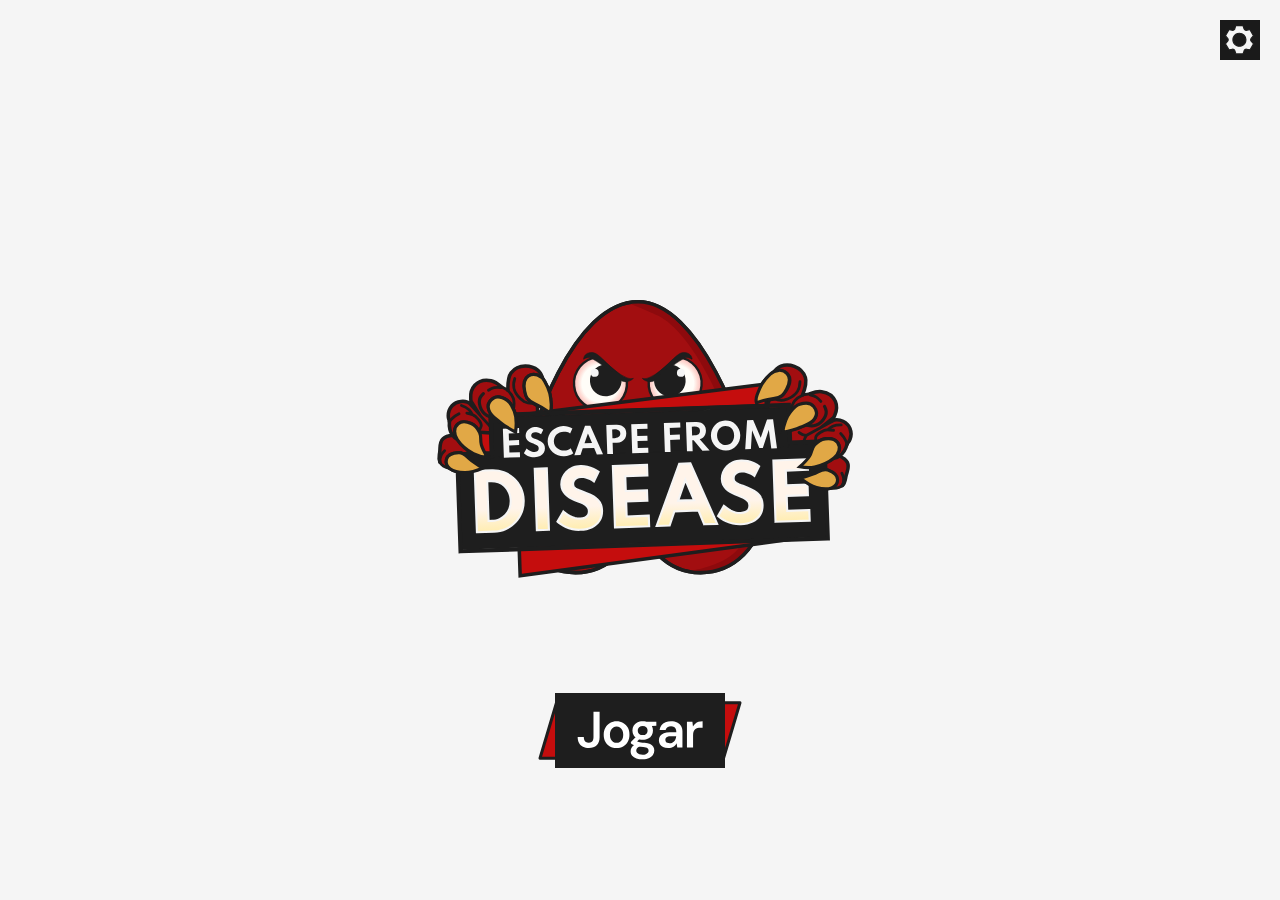
<file: index.html>
<!DOCTYPE html>
<html lang="en">

<head>
    <meta charset="UTF-8">
    <meta name="viewport" content="width=device-width, initial-scale=1.0">
    <title>Escape from Disease - Menu</title>
    <link rel="stylesheet" href="assets/styles/style.css">
    <link rel="stylesheet" href="assets/styles/fonts.css">
</head>

<body>
    <div id="fade-overlay"></div>

    <nav class="settings-nav">
        <div class="nav-content">
            <div class="utility-icons">
                <a href="#" class="nav-item">
                    <img src="assets/general/sound.svg" class="icon-default">
                    <img src="assets/general/sound_hover.svg" class="icon-hover">
                </a>
                <a href="#" class="nav-item">
                    <img src="assets/general/music.svg" class="icon-default">
                    <img src="assets/general/music_hover.svg" class="icon-hover">
                </a>
            </div>

            <div class="main-gear-wrapper">
                <a href="#" class="nav-item">
                    <img src="assets/general/settings.svg" class="icon-default">
                    <img src="assets/general/settings_hover.svg" class="icon-hover">
                </a>
            </div>
        </div>
    </nav>

    <main class="stage">
        <div class="logo-wrap">
            <img class="full_logo" src="assets/intro/full_logo.svg" alt="Logo">
        </div>
        <div class="play-link" id="playBtn">
            <img class="play-image" src="assets/general/Play.svg" alt="Play">
        </div>
    </main>

    <div id="viewport" class="hidden">
        <div id="narrative-screen">
            <div id="narrative-text">Uma quente tarde de verão...</div>
        </div>
        <img id="person-img" class="person-layer hidden" src="assets/intro/person.svg">
        <img id="person2-img" class="person-layer hidden" src="assets/intro/person2.svg">
        <div id="notification-area">
            <img src="assets/intro/text.svg" class="text-msg" id="msg1">
            <img src="assets/intro/text.svg" class="text-msg-hover" id="msg1">
            <img src="assets/intro/text.svg" class="text-msg" id="msg2">
            <img src="assets/intro/text.svg" class="text-msg-hover" id="msg2">
        </div>
        <img id="comecar-btn" src="assets/general/comecar.svg" alt="Começar">
    </div>

    <script src="scripts/main.js"></script>
    <script>
        // reset
        window.onload = function () {
            localStorage.removeItem('gameProgress');
            console.log("Game progress has been reset for a new session.");
        };
    </script>
</body>

</html>
</file>
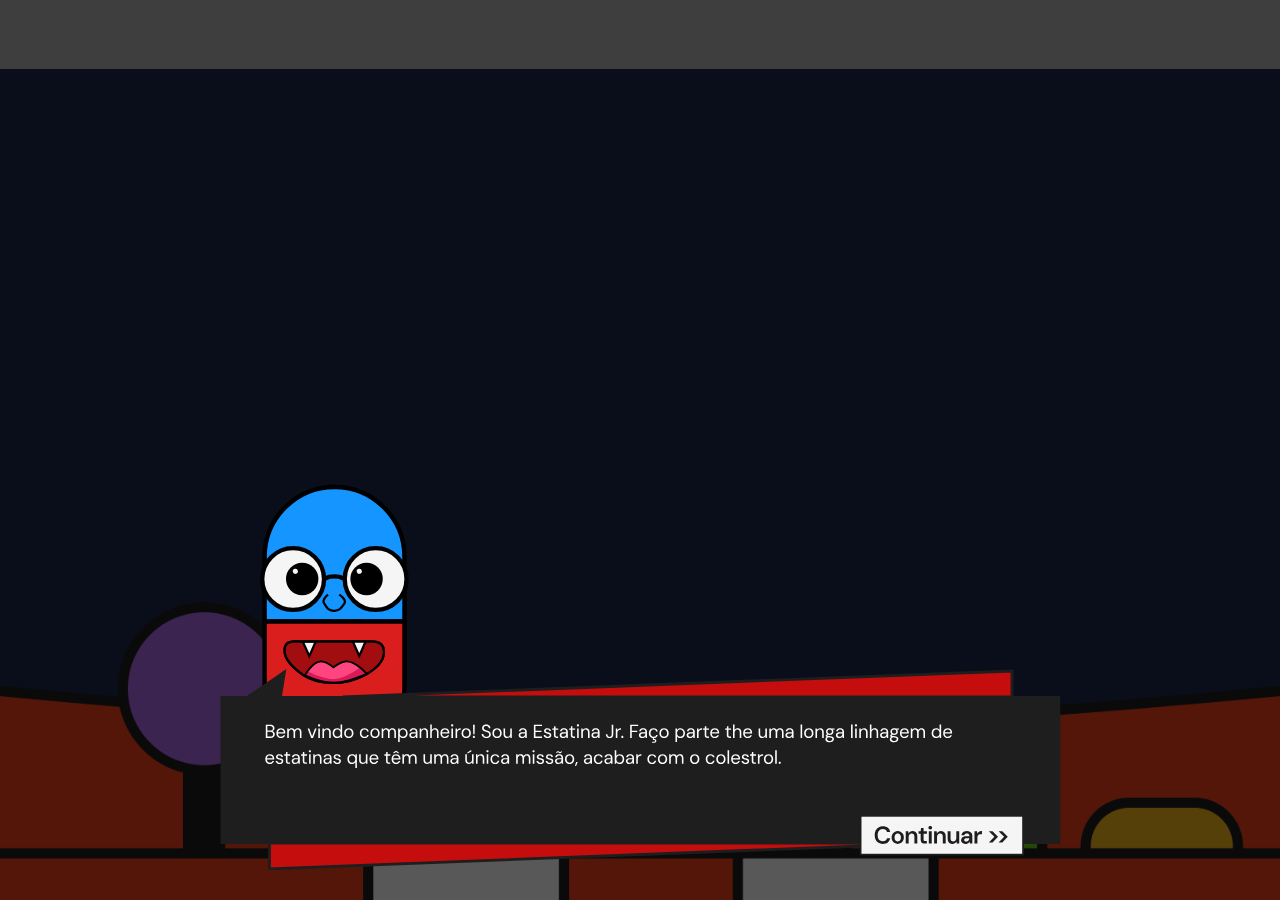
<file: arcade.html>
<!DOCTYPE html>
<html lang="pt">

<head>
    <meta charset="UTF-8">
    <title>Hospital - Escape from Disease</title>
    <link rel="stylesheet" href="assets/styles/style.css">
    <link rel="stylesheet" href="assets/styles/fonts.css">
    <link rel="stylesheet" href="assets/styles/mini_games.css">
    <link href="https://fonts.googleapis.com/css2?family=Press+Start+2P&display=swap" rel="stylesheet">
    <style>
        :root {
            --retro-font: 'Press Start 2P', cursive;
        }

        body,
        html {
            margin: 0;
            padding: 0;
            width: 100vw;
            height: 100vh;
            overflow: hidden;
            font-family: var(--retro-font);
            background-color: black;
            background: linear-gradient(rgba(0, 0, 0, 0.3), rgba(0, 0, 0, 0.3)), url('assets/arcade/arcade_background.png');
            background-repeat: no-repeat;
            background-position: center bottom;
            background-size: 100% auto;
            transition: background 0.5s ease;
        }

        /* Class to remove background image when game starts */
        body.game-running {
            background: #1a1a1a;
        }

        #game-container {
            width: 100vw;
            height: calc(100vh - 80px);
            position: relative;
            margin-top: 50px;
            z-index: 10;
            display: none;
            flex-direction: column;
            justify-content: center;
            align-items: center;
            overflow: hidden;
            color: white;
        }

        #game-container.visible {
            display: flex !important;
        }

        .overlay-screen {
            display: none;
            position: absolute;
            top: 50%;
            left: 50%;
            transform: translate(-50%, -50%);
            background: white;
            padding: 40px;
            border-radius: 15px;
            text-align: center;
            background: rgba(0, 0, 0, 0.4);
            z-index: 100;
            width: 500px;
            border: 0px;
        }
    </style>
</head>

<body>
    <div id="navbar">
        <img src="assets/general/voltar.svg" class="nav-icon" id="backBtn">
        <nav class="settings-nav">
            <div class="nav-content">
                <div class="utility-icons">
                    <a href="#" class="nav-item">
                        <img src="assets/general/sound.svg" class="icon-default">
                        <img src="assets/general/sound_hover.svg" class="icon-hover">
                    </a>
                    <a href="#" class="nav-item">
                        <img src="assets/general/music.svg" class="icon-default">
                        <img src="assets/general/music_hover.svg" class="icon-hover">
                    </a>
                </div>

                <div class="main-gear-wrapper">
                    <a href="#" class="nav-item">
                        <img src="assets/general/settings.svg" class="icon-default">
                        <img src="assets/general/settings_hover.svg" class="icon-hover">
                    </a>
                </div>
            </div>
        </nav>
    </div>

    <div id="dialogue-overlay">
        <div id="container-1" class="dialogue-wrapper">
            <img src="assets/dialogue/a-d-1.svg" class="dialogue-img">
            <img src="assets/general/continuar.svg" class="btn-svg" onclick="toSecondDialogue()">
        </div>
        <div id="container-2" class="dialogue-wrapper hidden">
            <img src="assets/dialogue/a-d-2.svg" class="dialogue-img">
            <img src="assets/general/jogar.svg" class="btn-svg" onclick="startGame()">
        </div>
    </div>

    <div id="game-container">
        <div id="progress-container-arcade">
            <div id="arcade-timer-bar"></div>
        </div>

        <div id="lvl1-intro" class="screen">
            <h1>HEART ATTACK</h1>
            <p>EXPLODE TODAS AS BOLAS DE GORDURA PARA SALVARES O CORACAO!</p>
            <button class="btn-start" onclick="startLevel('heart')">
                <span class="arrow">▶</span> START <span class="arrow">◀</span>
            </button>
        </div>

        <div id="lvl2-intro" class="screen">
            <h1>BRAIN FOG</h1>
            <p style="font-size: 12px; margin: 0; margin-bottom: 50px;">OH NAO! ALGUMAS BOLAS FUGIRAM PARA O CEREBRO! EXPLODE TODAS AS GORDURAS PARA O SALVARES!.</p>
            <button class="btn-start" onclick="startLevel('brain')">
                <span class="arrow">▶</span> START <span class="arrow">◀</span>
            </button>
        </div>

        <canvas id="gameCanvas"></canvas>

        <div id="game-over-screen" class="screen">
            <h1>FIM DE JOGO</h1>
            <button class="btn-over" onclick="resetGame()">
                <span class="arrow">▶</span> TENTAR DE NOVO <span class="arrow">◀</span>
            </button>
        </div>
    </div>

    <div id="end-dialogue-overlay" class="hidden">
        <div id="end-container-1" class="dialogue-wrapper">
            <img src="assets/dialogue/a-d-3.svg" class="dialogue-img">
            <img src="assets/general/continuar.svg" class="btn-svg" onclick="toNextEndStep(1, 2)">
        </div>
        <div id="end-container-2" class="dialogue-wrapper hidden">
            <img src="assets/dialogue/a-d-4.svg" class="dialogue-img">
            <img src="assets/general/jogar.svg" class="btn-svg" onclick="concludeGame()">
        </div>
    </div>

    <div id="popup-quit" class="overlay-screen" style="display:none;">
        <div class="popup-content">
            <h3>Tens a certeza que queres sair??</h3>
            <p>Ao clicares em “Sair do jogo” as tuas respostas não serão guardadas!</p>
            <button id="stayBtn" class="quit-buttons" onclick="closeQuitPopup()"><img
                    src="assets/general/continuar_jogo.svg" alt=""></button>
            <button id="quitBtn" class="quit-buttons" onclick="confirmQuit()"><img src="assets/general/sair_jogo.svg"
                    alt=""></button>

        </div>
    </div>

    <script src="scripts/general.js"></script>
    <script>
        const canvas = document.getElementById('gameCanvas');
        const ctx = canvas.getContext('2d');

        let FAT_SIZE = 80;
        let ORGAN_SIZE = 100;
        let LAUNCHER_X, LAUNCHER_Y;
        let gameActive = false;
        let currentLevel = 'heart';
        let fats = [], statins = [], mousePos = { x: 0, y: 0 };
        let timeRemaining = 60000, timerInterval;

        const assets = {
            fat: new Image(),
            statin: new Image(),
            bgHeart: new Image(),
            bgBrain: new Image()
        };


        assets.fat.src = 'assets/arcade/fat.svg';
        assets.statin.src = 'assets/arcade/statin.svg';
        assets.bgHeart.src = 'assets/arcade/heart.svg';
        assets.bgBrain.src = 'assets/arcade/brain.svg';

        function startGame() {
            const overlay = document.getElementById('dialogue-overlay');
            const navbar = document.getElementById('navbar');
            const gameContainer = document.getElementById('game-container');

            if (overlay) {
                overlay.style.opacity = '0';
                overlay.style.pointerEvents = 'none';
                setTimeout(() => overlay.style.display = 'none', 500);
            }
            if (navbar) navbar.classList.add('active');
            if (gameContainer) {
                gameContainer.classList.add('visible');
                requestAnimationFrame(() => {
                    resize();
                    initMiniGame();
                });
            }
        }

        function initMiniGame() {
            document.getElementById('lvl1-intro').style.display = 'flex';
        }

        function startLevel(level) {
            currentLevel = level;
            gameActive = true;
            timeRemaining = 60000;
            statins = [];
            fats = [];

            // REMOVE BODY BACKGROUND IMAGE
            document.body.classList.add('game-running');

            document.querySelectorAll('.screen').forEach(s => s.style.display = 'none');

            const colSpacing = 80;
            const rowSpacing = 80;
            const cols = Math.floor((canvas.width - 40) / colSpacing);
            const rows = 4;
            const startX = (canvas.width - (cols * colSpacing)) / 2 + (colSpacing / 2);

            for (let row = 0; row < rows; row++) {
                for (let col = 0; col < cols; col++) {
                    let x = startX + (col * colSpacing);
                    let y = 120 + (row * rowSpacing);

                    const distToCenter = Math.hypot(x - (canvas.width / 2), y - 140);
                    if (distToCenter > 130) {
                        fats.push({ x: x, y: y, active: true });
                    }
                }
            }
            startTimer();
        }

        function startTimer() {
            clearInterval(timerInterval);
            timerInterval = setInterval(() => {
                if (!gameActive) return;
                timeRemaining -= 100;
                const bar = document.getElementById('arcade-timer-bar');
                if (bar) bar.style.width = (timeRemaining / 60000 * 100) + "%";
                if (timeRemaining <= 0) endGame(false);
            }, 100);
        }

        function endGame(won) {
            gameActive = false;
            clearInterval(timerInterval);
            if (won) {
                if (currentLevel === 'heart') {
                    document.body.classList.remove('game-running');
                    document.getElementById('lvl2-intro').style.display = 'flex';
                } else {
                    document.body.classList.remove('game-running');
                    openEndDialogue();
                }
            } else {
                document.body.classList.remove('game-running');
                document.getElementById('game-over-screen').style.display = 'flex';
            }
        }

        function resetGame() {
            document.querySelectorAll('.screen').forEach(s => s.style.display = 'none');
            startLevel('heart');
        }

        canvas.addEventListener('mousemove', (e) => {
            const rect = canvas.getBoundingClientRect();
            mousePos.x = e.clientX - rect.left;
            mousePos.y = e.clientY - rect.top;
        });

        canvas.addEventListener('mousedown', () => {
            if (!gameActive) return;
            const dx = mousePos.x - LAUNCHER_X, dy = mousePos.y - LAUNCHER_Y;
            const angle = Math.atan2(dy, dx);
            statins.push({
                x: LAUNCHER_X,
                y: LAUNCHER_Y,
                vx: Math.cos(angle) * 12,
                vy: Math.sin(angle) * 12
            });
        });

        function update() {
            if (!gameActive) return;
            for (let i = statins.length - 1; i >= 0; i--) {
                let s = statins[i];
                s.x += s.vx; s.y += s.vy;

                for (let f of fats) {
                    if (f.active && Math.hypot(s.x - f.x, s.y - f.y) < FAT_SIZE / 2) {
                        f.active = false;
                        statins.splice(i, 1);
                        if (!fats.some(f => f.active)) endGame(true);
                        break;
                    }
                }
                if (s && (s.y < 0 || s.x < 0 || s.x > canvas.width || s.y > canvas.height)) {
                    statins.splice(i, 1);
                }
            }
        }

        function drawImageProportional(img, x, y, maxWidth, maxHeight) {
            if (!img.complete || img.naturalWidth === 0) return;
            const ratio = Math.min(maxWidth / img.width, maxHeight / img.height);
            const nw = img.width * ratio;
            const nh = img.height * ratio;
            ctx.drawImage(img, x - nw / 2, y - nh / 2, nw, nh);
        }

        function draw() {
            ctx.clearRect(0, 0, canvas.width, canvas.height);

            // ONLY DRAW GAME ELEMENTS IF GAME IS ACTIVE
            if (gameActive) {
                const organ = currentLevel === 'heart' ? assets.bgHeart : assets.bgBrain;
                drawImageProportional(organ, canvas.width / 2, 140, ORGAN_SIZE, ORGAN_SIZE);

                ctx.beginPath(); ctx.setLineDash([5, 5]);
                ctx.moveTo(LAUNCHER_X, LAUNCHER_Y); ctx.lineTo(mousePos.x, mousePos.y);
                ctx.strokeStyle = "rgba(255, 255, 255, 0.2)"; ctx.stroke(); ctx.setLineDash([]);

                fats.forEach(f => {
                    if (f.active) drawImageProportional(assets.fat, f.x, f.y, FAT_SIZE, FAT_SIZE);
                });
                statins.forEach(s => drawImageProportional(assets.statin, s.x, s.y, 35, 35));

                // Launcher is now only drawn here (inside if gameActive)
                drawImageProportional(assets.statin, LAUNCHER_X, LAUNCHER_Y, 70, 70);
            }
        }

        function resize() {
            const container = document.getElementById('game-container');
            if (container.clientWidth > 0) {
                canvas.width = container.clientWidth;
                canvas.height = container.clientHeight;
                LAUNCHER_X = canvas.width / 2;
                LAUNCHER_Y = canvas.height - 60;
            }
        }

        window.addEventListener('resize', resize);
        function loop() { update(); draw(); requestAnimationFrame(loop); }
        loop();

        function concludeGame() {
            let progress = JSON.parse(localStorage.getItem('gameProgress')) || {};
            const pageName = window.location.pathname.split("/").pop().split(".")[0];
            progress[pageName] = true;
            localStorage.setItem('gameProgress', JSON.stringify(progress));
            window.location.href = 'home.html';
        }
    </script>
</body>

</html>
</file>
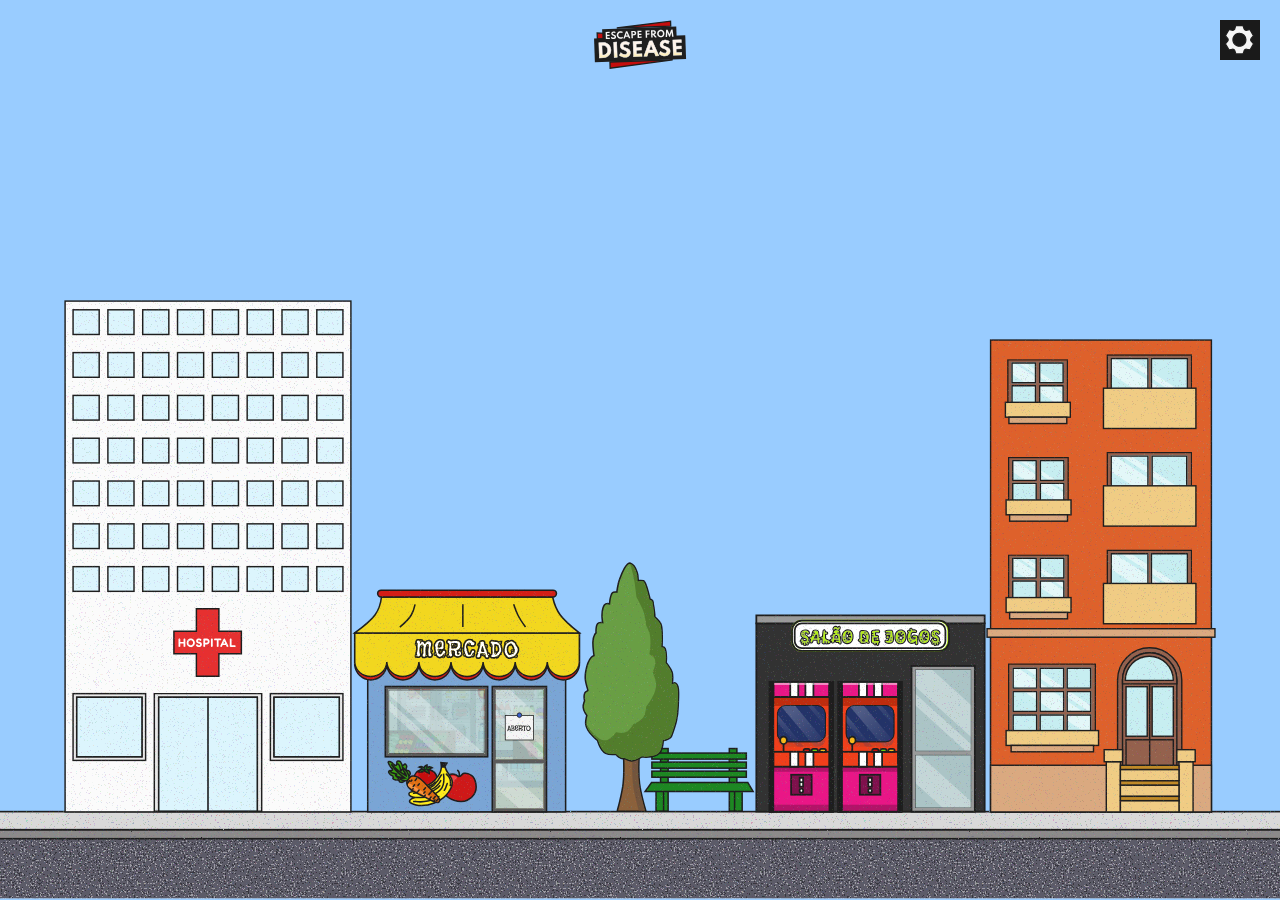
<file: home.html>
<!DOCTYPE html>
<html lang="en">

<head>
    <meta charset="UTF-8">
    <meta name="viewport" content="width=device-width, initial-scale=1.0">
    <title>Cidade - Escape from Disease</title>
    <link rel="stylesheet" href="assets/styles/style.css">
    <link rel="stylesheet" href="assets/styles/fonts.css">
    <link rel="stylesheet" href="assets/styles/home.css">
</head>

<body class="game-theme">
    <div id="fade-overlay"></div>
    <nav class="settings-nav">
        <div class="nav-content">
            <div class="utility-icons">
                <a href="#" class="nav-item">
                    <img src="assets/general/sound.svg" class="icon-default">
                    <img src="assets/general/sound_hover.svg" class="icon-hover">
                </a>
                <a href="#" class="nav-item">
                    <img src="assets/general/music.svg" class="icon-default">
                    <img src="assets/general/music_hover.svg" class="icon-hover">
                </a>
            </div>

            <div class="main-gear-wrapper">
                <a href="#" class="nav-item">
                    <img src="assets/general/settings.svg" class="icon-default">
                    <img src="assets/general/settings_hover.svg" class="icon-hover">
                </a>
            </div>
        </div>
    </nav>
    <div class="stage" id="main-scene">
        <img src="assets/levels/logo.svg" style="height:50px;" class="logo" alt="Logo">
        <div class="building-row">
            <div class="building-wrapper b1 w-hospital">
                <button class="level-btn" data-target="hospital.html">
                    <img src="assets/levels/btn-hospital.svg" class="img-default">
                    <img src="assets/levels/btn-hospital-hover.svg" class="img-hover">
                </button>
                <img src="assets/levels/Hospital.svg" class="building">
            </div>
            <div class="building-wrapper b2 w-market">
                <button class="level-btn" data-target="market.html">
                    <img src="assets/levels/btn-mercado.svg" class="img-default">
                    <img src="assets/levels/btn-mercado-hover.svg" class="img-hover">
                </button>
                <img src="assets/levels/Mercado.svg" class="building">
            </div>
            <div class="building-wrapper b3 w-park">
                <button class="level-btn" data-target="park.html">
                    <img src="assets/levels/btn-parque.svg" class="img-default">
                    <img src="assets/levels/btn-parque-hover.svg" class="img-hover">
                </button>
                <img src="assets/levels/Parque.svg" class="building">
            </div>
            <div class="building-wrapper b4 w-arcade">
                <button class="level-btn" data-target="arcade.html">
                    <img src="assets/levels/btn-arcade.svg" class="img-default">
                    <img src="assets/levels/btn-arcade-hover.svg" class="img-hover">
                </button>
                <img src="assets/levels/Jogos.svg" class="building">
            </div>
            <div class="building-wrapper b5 w-house">
                <button class="level-btn" data-target="house.html">
                    <img src="assets/levels/btn-casa.svg" class="img-default">
                    <img src="assets/levels/btn-casa-hover.svg" class="img-hover">
                </button>
                <img src="assets/levels/Casa.svg" class="building">
            </div>
        </div>

        <div class="ground-container">
            <img src="assets/levels/Estrada.svg" class="ground" alt="Ground">
        </div>
        <button id="final-challenge-btn" class="final-btn hidden" data-target="final_challenge.html">
            DESAFIO FINAL
        </button>
    </div>

    <script>
        document.addEventListener('DOMContentLoaded', () => {
            const scene = document.getElementById('main-scene');
            const overlay = document.getElementById('fade-overlay');
            const levelBtns = document.querySelectorAll('.level-btn');

            const progress = JSON.parse(localStorage.getItem('gameProgress')) || {};
            const requiredGames = ['hospital', 'market', 'park', 'arcade', 'house'];
            let completedCount = 0;

            //  GRAY OUT BUILDINGS
            requiredGames.forEach(game => {
                if (progress[game]) {
                    completedCount++;
                    const wrapper = document.querySelector(`.w-${game}`);
                    if (wrapper) {
                        wrapper.classList.add('completed');
                        wrapper.style.opacity = "0.5";
                        wrapper.style.filter = "grayscale(100%)";
                        wrapper.style.pointerEvents = "none";
                    }
                }
            });

            // SHOW FINAL BUTTON ---
            const finalBtn = document.getElementById('final-challenge-btn');
            if (completedCount === requiredGames.length) {
                if (finalBtn) {
                    finalBtn.classList.remove('hidden');
                }
            }

            // --- ANIMATIONS & FADES---
            setTimeout(() => {
                if (overlay) overlay.classList.add('fade-out');
            }, 100);

            // Waterfall
            setTimeout(() => {
                scene.classList.add('active');
                setTimeout(() => {
                    scene.classList.add('hover-ready');
                }, 1200);
            }, 500);

            const allButtons = [...levelBtns];
            if (finalBtn) allButtons.push(finalBtn);

            allButtons.forEach(btn => {
                btn.onclick = () => {
                    const targetPage = btn.getAttribute('data-target');
                    if (!targetPage) return;

                    // Trigger your existing fade to black
                    if (overlay) overlay.classList.remove('fade-out');

                    setTimeout(() => {
                        window.location.href = targetPage;
                    }, 800);
                };
            });
        });
    </script>
</body>

</html>
</file>
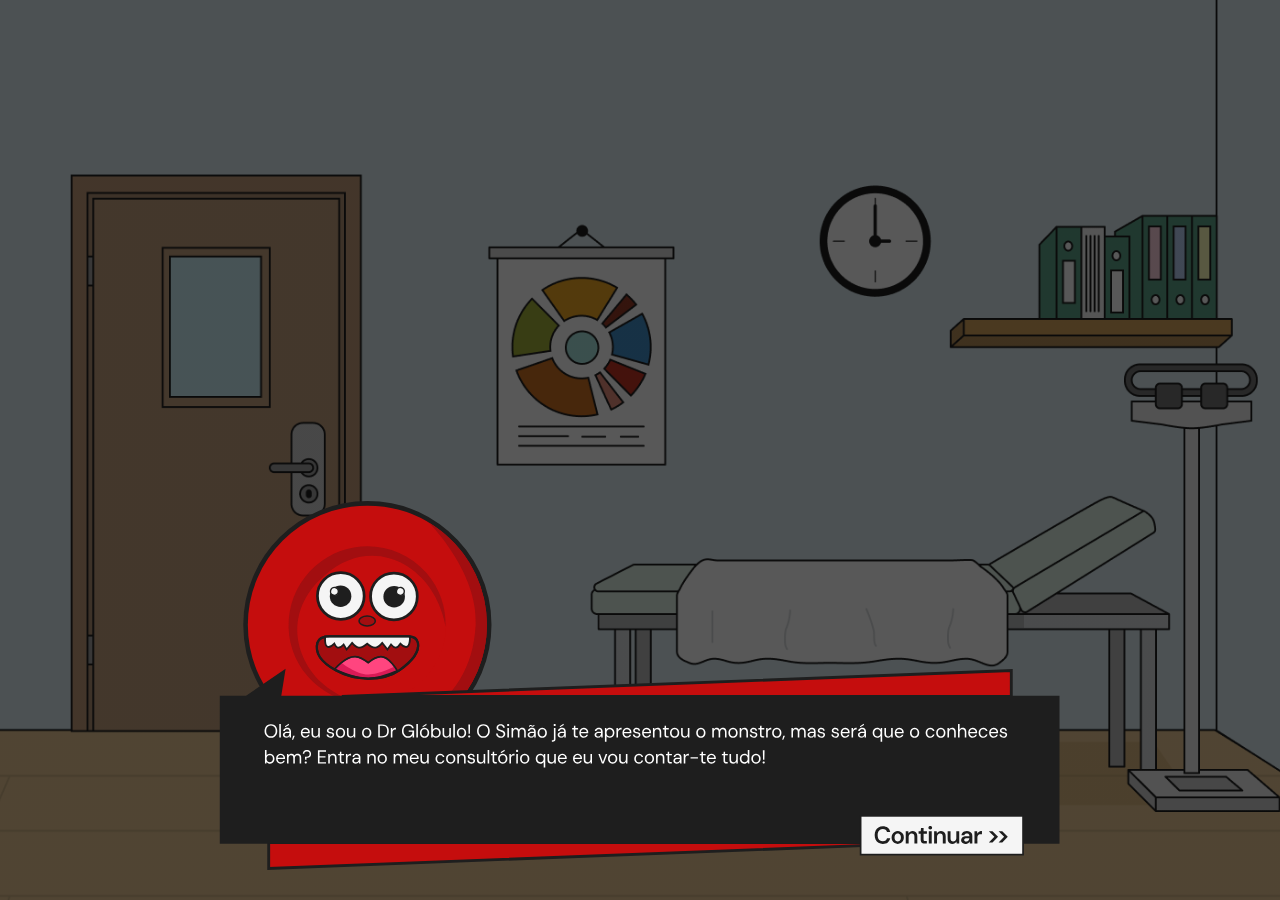
<file: hospital.html>
<!DOCTYPE html>
<html lang="pt">

<head>
    <meta charset="UTF-8">
    <title>Hospital - Escape from Disease</title>
    <link rel="stylesheet" href="assets/styles/style.css">
    <link rel="stylesheet" href="assets/styles/fonts.css">
    <link rel="stylesheet" href="assets/styles/mini_games.css">
    <style>
        body {
            background: linear-gradient(rgba(0, 0, 0, 0.3), rgba(0, 0, 0, 0.3)), url('assets/hospital/background.png');
            background-size: cover;
            background-position: center;
            background-repeat: no-repeat;
            display: flex;
            flex-direction: column;
            align-items: center;
            justify-content: center;
            min-height: 100vh;
            margin: 0;
            overflow: hidden;
        }

        #game-container {
            opacity: 0;
            transition: opacity 0.5s ease;
            margin-top: 80px;
            background: #f5f5f5;
            padding: 32px 40px;
            border-radius: 20px;
            box-shadow: 0 20px 40px rgba(0, 0, 0, .12);
        }

        #game-container.visible {
            opacity: 1;
        }

        .overlay-screen {
            display: none;
            position: absolute;
            top: 50%;
            left: 50%;
            transform: translate(-50%, -50%);
            background: white;
            padding: 40px;
            border-radius: 15px;
            text-align: center;
            box-shadow: 0 0 40px rgba(0, 0, 0, 0.5);
            z-index: 100;
            width: 500px;
            border: 0px;
        }
    </style>
</head>

<body>
    <div id="navbar">
        <img src="assets/general/voltar.svg" class="nav-icon" id="backBtn">
        <nav class="settings-nav">
            <div class="nav-content">
                <div class="utility-icons">
                    <a href="#" class="nav-item">
                        <img src="assets/general/sound.svg" class="icon-default">
                        <img src="assets/general/sound_hover.svg" class="icon-hover">
                    </a>
                    <a href="#" class="nav-item">
                        <img src="assets/general/music.svg" class="icon-default">
                        <img src="assets/general/music_hover.svg" class="icon-hover">
                    </a>
                </div>

                <div class="main-gear-wrapper">
                    <a href="#" class="nav-item">
                        <img src="assets/general/settings.svg" class="icon-default">
                        <img src="assets/general/settings_hover.svg" class="icon-hover">
                    </a>
                </div>
            </div>
        </nav>
    </div>

    <div id="dialogue-overlay">
        <div id="container-1" class="dialogue-wrapper">
            <img src="assets/dialogue/h-d-1.svg" class="dialogue-img">
            <img src="assets/general/continuar.svg" class="btn-svg" onclick="toSecondDialogue()">
        </div>
        <div id="container-2" class="dialogue-wrapper hidden">
            <img src="assets/dialogue/h-d-2.svg" class="dialogue-img">
            <img src="assets/general/jogar.svg" class="btn-svg" onclick="startGame()">
        </div>
    </div>

    <div id="game-container">
        <div class="help">
            <button id="openPopup">?</button>
        </div>

        <div id="popupOverlay" class="overlay" style="display:none;">
            <div class="popup-card">
                <div class="popup-header">
                    <h2>Ajuda!</h2>
                    <button id="closePopup" class="close-btn">&times;</button>
                </div>
                <div class="popup-body">
                    <img src="assets/hospital/help.svg" alt="Crossword Hint">
                </div>
            </div>
        </div>
        <div class="container">
            <div id="grid" class="grid"></div>
            <div class="clues-container">
                <h1 class="clues-main-title">PISTAS</h1>
                <div class="clue-section">
                    <p class="clue-text" id="clue-1" onclick="selectWordById(1, 'vertical')"><strong>1</strong> Doença
                        em que as artérias ficam entupidas com gordura</p>
                    <p class="clue-text" id="clue-2-v" onclick="selectWordById(2, 'vertical')"><strong>2</strong>
                        Actividade saudável que ajuda a proteger o coração</p>
                    <p class="clue-text" id="clue-2-h" onclick="selectWordById(2, 'horizontal')"><strong>2</strong>
                        Quando o coração não recebe sangue suficiente</p>
                    <p class="clue-text" id="clue-3" onclick="selectWordById(3, 'vertical')"><strong>3</strong> Hábito
                        que faz mal ao coração e aos vasos sanguíneos</p>
                    <p class="clue-text" id="clue-4" onclick="selectWordById(4, 'horizontal')"><strong>4</strong> Órgão
                        que bombeia o sangue para todo o corpo</p>
                    <p class="clue-text" id="clue-5" onclick="selectWordById(5, 'vertical')"><strong>5</strong> Quando
                        o cérebro deixa de receber sangue</p>
                    <p class="clue-text" id="clue-6-h" onclick="selectWordById(6, 'horizontal')"><strong>6</strong>
                        Tubos por onde o sangue circula no corpo</p>
                    <p class="clue-text" id="clue-6-v" onclick="selectWordById(6, 'vertical')"><strong>6</strong> A
                        maior artéria do corpo que sai do coração</p>
                </div>
                <div id="status-panel" class="status-panel neutral">
                    <button id="conclude-btn" class="conclude-btn disabled" onclick="openEndDialogue()"
                        disabled>Concluir</button>
                </div>
            </div>
        </div>
    </div>

    <div id="end-dialogue-overlay" class="dialogue-overlay hidden">
        <div id="end-container-1" class="dialogue-wrapper">
            <img src="assets/dialogue/h-d-3.svg" class="dialogue-img">
            <img src="assets/general/continuar.svg" class="btn-svg" onclick="toNextEndStep(1, 2)">
        </div>
        <div id="end-container-2" class="dialogue-wrapper hidden">
            <img src="assets/dialogue/h-d-5.svg" class="dialogue-img">
            <img src="assets/general/jogar.svg" class="btn-svg" onclick="concludeGame()">
        </div>
    </div>

    <div id="popup-quit" class="overlay-screen" style="display:none;">
        <div class="popup-content">
            <h3>Tens a certeza que queres sair??</h3>
            <p>Ao clicares em “Sair do jogo” as tuas respostas não serão guardadas!</p>
            <button id="stayBtn" class="quit-buttons" onclick="closeQuitPopup()"><img
                    src="assets/general/continuar_jogo.svg" alt=""></button>
            <button id="quitBtn" class="quit-buttons" onclick="confirmQuit()"><img src="assets/general/sair_jogo.svg"
                    alt=""></button>

        </div>
    </div>

    <script src="scripts/general.js"></script>
    <script>
        /* pop-up help*/
        const openBtn = document.querySelector('.help #openPopup');
        const closeBtn = document.getElementById('closePopup');
        const overlay = document.getElementById('popupOverlay');

        // Open
        openBtn.addEventListener('click', () => {
            overlay.style.display = 'block';
        });

        // Close
        closeBtn.addEventListener('click', () => {
            overlay.style.display = 'none';
        });

        // Close if clicking the dark area
        overlay.addEventListener('click', (e) => {
            if (e.target === overlay) {
                overlay.style.display = 'none';
            }
        });

        // --- CROSSWORD

        let words, cells = {}, selectedCell = null, activeWord = null;

        function initMiniGame() {
            document.getElementById('game-container').classList.add('visible');
            const grid = document.getElementById("grid");

            words = [
                { id: 1, answer: "ATEROSCLEROSE", orientation: "vertical", positions: [[6, 1], [6, 2], [6, 3], [6, 4], [6, 5], [6, 6], [6, 7], [6, 8], [6, 9], [6, 10], [6, 11], [6, 12], [6, 13]] },
                { id: 2, answer: "EXERCICIO", orientation: "vertical", positions: [[1, 2], [1, 3], [1, 4], [1, 5], [1, 6], [1, 7], [1, 8], [1, 9], [1, 10]] },
                { id: 2, answer: "ENFARTE", orientation: "horizontal", positions: [[1, 2], [2, 2], [3, 2], [4, 2], [5, 2], [6, 2], [7, 2]] },
                { id: 3, answer: "FUMAR", orientation: "vertical", positions: [[3, 2], [3, 3], [3, 4], [3, 5], [3, 6]] },
                { id: 4, answer: "CORACAO", orientation: "horizontal", positions: [[5, 5], [6, 5], [7, 5], [8, 5], [9, 5], [10, 5], [11, 5]] },
                { id: 5, answer: "AVC", orientation: "vertical", positions: [[8, 5], [8, 6], [8, 7]] },
                { id: 6, answer: "ARTERIAS", orientation: "horizontal", positions: [[3, 9], [4, 9], [5, 9], [6, 9], [7, 9], [8, 9], [9, 9], [10, 9]] },
                { id: 6, answer: "AORTA", orientation: "vertical", positions: [[3, 9], [3, 10], [3, 11], [3, 12], [3, 13]] }
            ];

            for (let y = 1; y <= 13; y++) {
                for (let x = 1; x <= 11; x++) {
                    const cell = document.createElement("div");
                    cell.className = "cell block";
                    cell.dataset.x = x; cell.dataset.y = y;
                    grid.appendChild(cell);
                    cells[`${x},${y}`] = cell;
                }
            }

            words.forEach(w => {
                w.positions.forEach((p, i) => {
                    const cell = cells[`${p[0]},${p[1]}`];
                    cell.classList.remove("block");
                    if (!cell.wordData) cell.wordData = [];
                    cell.wordData.push({ word: w, index: i });
                    if (i === 0) {
                        const num = document.createElement("div");
                        num.className = "number";
                        num.textContent = w.id;
                        cell.appendChild(num);
                    }
                    cell.onclick = () => selectCell(cell);
                    cell.ondblclick = () => toggleDirection(cell);
                });
            });

            document.onkeydown = handleKeyDown;
        }

        function selectCell(cell, changeWord = true) {
            if (!cell || cell.classList.contains('block')) return;
            if (selectedCell) selectedCell.classList.remove('selected');
            selectedCell = cell;
            selectedCell.classList.add('selected');

            document.querySelectorAll('.cell.word-selected').forEach(c => c.classList.remove('word-selected'));
            document.querySelectorAll('.clue-text').forEach(t => t.classList.remove('active-clue'));

            if (cell.wordData) {
                if (changeWord || !activeWord) {
                    activeWord = cell.wordData[0].word;
                } else {
                    const match = cell.wordData.find(wd => wd.word === activeWord);
                    if (!match) activeWord = cell.wordData[0].word;
                }

                activeWord.positions.forEach(p => cells[`${p[0]},${p[1]}`].classList.add('word-selected'));

                const suffix = (activeWord.id === 2 || activeWord.id === 6) ?
                    (activeWord.orientation === 'vertical' ? '-v' : '-h') : '';
                const clue = document.getElementById(`clue-${activeWord.id}${suffix}`);
                if (clue) clue.classList.add('active-clue');
            }
        }

        function toggleDirection(cell) {
            if (cell.wordData && cell.wordData.length > 1) {
                const currentIdx = cell.wordData.findIndex(wd => wd.word === activeWord);
                activeWord = cell.wordData[(currentIdx + 1) % cell.wordData.length].word;
                selectCell(cell, false);
            }
        }

        function handleKeyDown(e) {
            if (!selectedCell || !activeWord) return;
            const x = +selectedCell.dataset.x, y = +selectedCell.dataset.y;
            const idx = activeWord.positions.findIndex(p => p[0] === x && p[1] === y);

            if (e.key === "Backspace") {
                selectedCell.childNodes.forEach(node => { if (node.nodeType === 3) node.remove(); });
                if (idx > 0) selectCell(cells[`${activeWord.positions[idx - 1][0]},${activeWord.positions[idx - 1][1]}`], false);
                checkStatus(); // Check if word is still correct after delete
            } else if (/^[a-zA-ZÀ-ÿ]$/.test(e.key)) {
                selectedCell.childNodes.forEach(node => { if (node.nodeType === 3) node.remove(); });
                selectedCell.appendChild(document.createTextNode(e.key.toUpperCase()));
                if (idx < activeWord.positions.length - 1) selectCell(cells[`${activeWord.positions[idx + 1][0]},${activeWord.positions[idx + 1][1]}`], false);
                checkStatus(); // Validate word and overall game
            } else if (e.key.startsWith("Arrow")) {
                let nx = x, ny = y;
                if (e.key === "ArrowUp") ny--; if (e.key === "ArrowDown") ny++;
                if (e.key === "ArrowLeft") nx--; if (e.key === "ArrowRight") nx++;
                if (cells[`${nx},${ny}`]) selectCell(cells[`${nx},${ny}`]);
            }
        }

        function checkStatus() {
            let allWordsCorrect = true;

            words.forEach(w => {
                const wordIsCorrect = w.positions.every((p, i) => {
                    const cell = cells[`${p[0]},${p[1]}`];
                    const text = Array.from(cell.childNodes)
                        .filter(n => n.nodeType === 3).map(n => n.textContent).join("");
                    return text === w.answer[i];
                });

                // Turn cells green if specific word is correct
                w.positions.forEach(p => {
                    cells[`${p[0]},${p[1]}`].classList.toggle("correct", wordIsCorrect);
                });

                if (!wordIsCorrect) allWordsCorrect = false;
            });

            const panel = document.getElementById('status-panel');
            const btn = document.getElementById('conclude-btn');

            if (allWordsCorrect) {
                panel.className = "status-panel success";
                btn.classList.remove('disabled');
                btn.disabled = false;
            } else {
                panel.className = "status-panel neutral";
                btn.classList.add('disabled');
                btn.disabled = true;
            }
        }
        window.selectWordById = (id, orientation) => {
            const target = words.find(w => w.id === id && (!orientation || w.orientation === orientation));
            if (target) {
                activeWord = target;
                selectCell(cells[`${target.positions[0][0]},${target.positions[0][1]}`], false);
            }
        };

        function closeQuitPopup() { document.getElementById('popup-quit').style.display = 'none'; }
        function confirmQuit() { window.location.href = 'home.html'; }

        function concludeGame() {
            let progress = JSON.parse(localStorage.getItem('gameProgress')) || {};

            const pageName = window.location.pathname.split("/").pop().split(".")[0];

            // Save progress
            progress[pageName] = true;
            localStorage.setItem('gameProgress', JSON.stringify(progress));

            window.location.href = 'home.html';
        }
    </script>
</body>

</html>
</file>
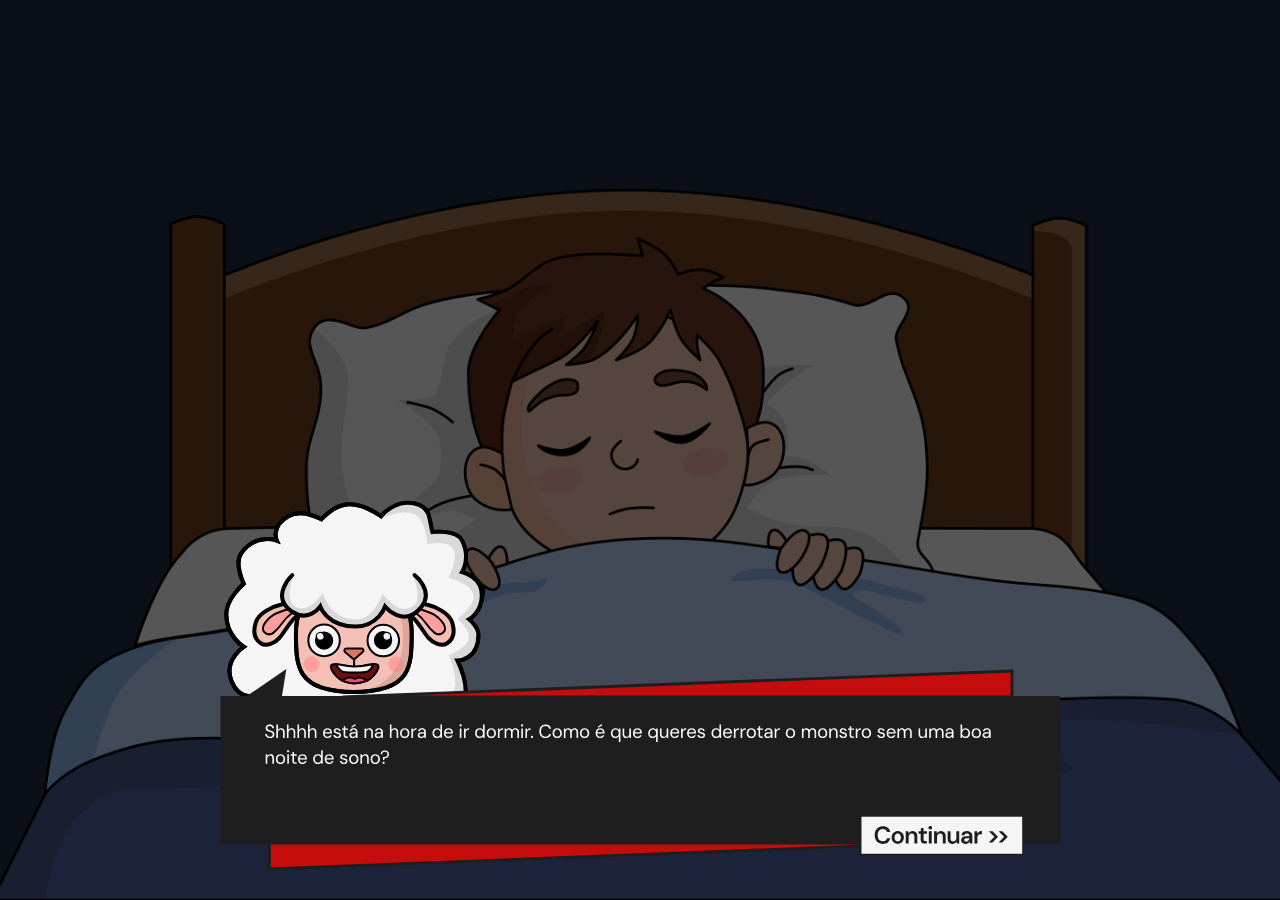
<file: house.html>
<!DOCTYPE html>
<html lang="pt">

<head>
    <meta charset="UTF-8">
    <title>Hospital - Escape from Disease</title>
    <link rel="stylesheet" href="assets/styles/style.css">
    <link rel="stylesheet" href="assets/styles/fonts.css">
    <link rel="stylesheet" href="assets/styles/mini_games.css">
    <style>
        body {
            margin: 0;
            padding: 0;
            overflow: hidden;
            background: linear-gradient(rgba(0, 0, 0, 0.3), rgba(0, 0, 0, 0.3)),
                url('assets/house/background_house.png');
            background-repeat: no-repeat;
            background-size: cover;
            background-position: center;

        }

        #game-container {
            display: none;
            flex-direction: column;
            width: 100vw;
            height: calc(100vh - 70px);
            margin-top: 70px;
            overflow: hidden;
            background-color: black;
        }

        #game-container.visible {
            display: flex;
        }

        #game-over-screen {
            display: none;
            position: absolute;
            top: 0;
            left: 0;
            width: 100%;
            height: 100%;
            background: rgba(0, 0, 0, 0.7);
            z-index: 1000;
            flex-direction: column;
            justify-content: center;
            align-items: center;
        }

        .overlay-screen {
            display: none;
            position: absolute;
            top: 50%;
            left: 50%;
            transform: translate(-50%, -50%);
            background: white;
            padding: 40px;
            border-radius: 15px;
            text-align: center;
            box-shadow: 0 0 40px rgba(0, 0, 0, 0.5);
            z-index: 100;
            width: 500px;
            border: 0px;
        }
    </style>
</head>

<body>
    <div id="navbar">
        <img src="assets/general/voltar.svg" class="nav-icon" id="backBtn">
        <nav class="settings-nav">
            <div class="nav-content">
                <div class="utility-icons">
                    <a href="#" class="nav-item">
                        <img src="assets/general/sound.svg" class="icon-default">
                        <img src="assets/general/sound_hover.svg" class="icon-hover">
                    </a>
                    <a href="#" class="nav-item">
                        <img src="assets/general/music.svg" class="icon-default">
                        <img src="assets/general/music_hover.svg" class="icon-hover">
                    </a>
                </div>

                <div class="main-gear-wrapper">
                    <a href="#" class="nav-item">
                        <img src="assets/general/settings.svg" class="icon-default">
                        <img src="assets/general/settings_hover.svg" class="icon-hover">
                    </a>
                </div>
            </div>
        </nav>
    </div>

    <div id="dialogue-overlay">
        <div id="container-1" class="dialogue-wrapper">
            <img src="assets/dialogue/c-d-1.svg" class="dialogue-img">
            <img src="assets/general/continuar.svg" class="btn-svg" onclick="toSecondDialogue()">
        </div>
        <div id="container-2" class="dialogue-wrapper hidden">
            <img src="assets/dialogue/c-d-2.svg" class="dialogue-img">
            <img src="assets/general/jogar.svg" class="btn-svg" onclick="startGame()">
        </div>
    </div>

    <div id="game-container" style="background-image: none;">
        <div id="game-top-half">

            <div id="progress-container-house">
                <div id="progress-bar"></div>
            </div>

            <div id="sheep">
                <img id="sheepImg" src="assets/house/sheep1.svg" alt="sheep">
            </div>
            <div class="ground-container">
                <img src="assets/house/floor.svg" class="ground" alt="Ground">
            </div>
        </div>

        <div id="sleep-scene">
            <img id="kidImg" src="assets/house/dormir.svg" alt="sleeping kid">
        </div>

        <div id="game-over-screen">
            <h1 style="color:white; font-size: 3rem;">GAME OVER</h1>
            <p style="color:white; font-size: 1.2rem;">A ovelha tropeçou!</p>
            <button onclick="resetGame()" style="background:none; border:none; cursor:pointer; margin-top:20px;">
                <img src="assets/general/jogar.svg" style="width:180px;">
            </button>
        </div>
    </div>

    <div id="end-dialogue-overlay" class="dialogue-overlay hidden">
        <div id="end-container-1" class="dialogue-wrapper">
            <img src="assets/dialogue/c-d-3.svg" class="dialogue-img">
            <img src="assets/general/continuar.svg" class="btn-svg" onclick="toNextEndStep(1, 2)">
        </div>
        <div id="end-container-2" class="dialogue-wrapper hidden">
            <img src="assets/dialogue/c-d-4.svg" class="dialogue-img">
            <img src="assets/general/jogar.svg" class="btn-svg" onclick="concludeGame()">
        </div>
    </div>

    <div id="popup-quit" class="overlay-screen" style="display:none;">
        <div class="popup-content">
            <h3>Tens a certeza que queres sair??</h3>
            <p>Ao clicares em “Sair do jogo” as tuas respostas não serão guardadas!</p>
            <button id="stayBtn" class="quit-buttons" onclick="closeQuitPopup()"><img
                    src="assets/general/continuar_jogo.svg" alt=""></button>
            <button id="quitBtn" class="quit-buttons" onclick="confirmQuit()"><img src="assets/general/sair_jogo.svg"
                    alt=""></button>

        </div>
    </div>

    <script src="scripts/general.js"></script>
    <script>
        const gameContainer = document.getElementById("game-container");
        const gameTopHalf = document.getElementById("game-top-half");
        const sleepScene = document.getElementById("sleep-scene");
        const sheep = document.getElementById("sheep");
        const progressBar = document.getElementById("progress-bar");
        const gameOverScreen = document.getElementById("game-over-screen");

        const TOTAL_TIME = 30000;
        const GROUND_HEIGHT = 90;
        const LANDING_Y = GROUND_HEIGHT - 3;



        let gravity = 0.6;
        let velocity = 0;
        let isJumping = false;
        let landingComplete = false;
        let bushes = [];
        let gameRunning = false;
        let startTime;
        let obstacleTimeout;
        let loopId;

        function jump() {
            if (!isJumping && gameRunning && landingComplete) {
                velocity = -12;
                isJumping = true;
                document.getElementById('sheepImg').src = 'assets/house/sheep2.svg';
            }
        }

        // Space and Click to jump
        document.addEventListener("keydown", e => { if (e.code === "Space") jump(); });

        function createObstacle() {
            if (!gameRunning) return;
            const obstacle = document.createElement('img');
            obstacle.className = 'obstacle';
            obstacle.src = Math.random() > 0.5 ? 'assets/house/flor.svg' : 'assets/house/arbusto.svg';
            obstacle.style.left = window.innerWidth + 'px';
            obstacle.style.bottom = LANDING_Y + 'px';
            obstacle.style.height = '40px';
            gameTopHalf.appendChild(obstacle);
            bushes.push(obstacle);
        }

        function spawnObstacleLoop() {
            if (!gameRunning) return;

            createObstacle();

            // Calculate a random delay between 1.2 and 2.5 seconds
            // You can adjust these numbers to make the game harder or easier
            const minDelay = 1000;
            const maxDelay = 2500;
            const randomDelay = Math.floor(Math.random() * (maxDelay - minDelay + 1)) + minDelay;

            // Schedule the next obstacle
            obstacleTimeout = setTimeout(spawnObstacleLoop, randomDelay);
        }

        // Triggered by general.js "Jogar" button
        function initMiniGame() {
            gameRunning = true;
            landingComplete = false;

            velocity = 0;
            gameTopHalf.style.display = "block";
            sleepScene.style.display = "flex";

            document.getElementById("kidImg").style.display = "block";
            gameContainer.style.backgroundImage = "none";
            gameContainer.style.backgroundColor = "black";

            gameTopHalf.classList.remove('sky-animate');

            // sheep falls
            sheep.style.bottom = "600px";
            update();
        }

        function update() {
            if (!gameRunning) return;

            velocity += gravity;
            let currentBottom = parseFloat(sheep.style.bottom) || 600;
            currentBottom -= velocity;

            if (currentBottom <= LANDING_Y) {
                currentBottom = LANDING_Y;
                velocity = 0;
                if (isJumping) {
                    isJumping = false;
                    document.getElementById('sheepImg').src = 'assets/house/sheep1.svg';
                }
                if (!landingComplete) {
                    landingComplete = true;
                    startTime = Date.now();
                    spawnObstacleLoop();
                    gameTopHalf.classList.add('sky-animate');
                }
            }
            sheep.style.bottom = currentBottom + "px";

            if (landingComplete) {
                bushes.forEach((obstacle, i) => {
                    let left = parseFloat(obstacle.style.left);
                    left -= 7;
                    obstacle.style.left = left + "px";

                    const s = sheep.getBoundingClientRect();
                    const b = obstacle.getBoundingClientRect();

                    if (s.right > b.left + 25 && s.left < b.right - 25 && s.bottom > b.top + 15) {
                        endGame(false);
                    }
                    if (left < -100) { obstacle.remove(); bushes.splice(i, 1); }
                });

                const elapsed = Date.now() - startTime;
                const progress = Math.min(elapsed / TOTAL_TIME, 1);
                progressBar.style.width = (progress * 100) + "%";
                if (progress >= 1) endGame(true);
            }
            loopId = requestAnimationFrame(update);
        }



        function endGame(won) {
            gameRunning = false;
            clearTimeout(obstacleTimeout);
            cancelAnimationFrame(loopId);

            gameTopHalf.style.display = "none";
            document.getElementById("kidImg").style.display = "none";
            sleepScene.style.display = "none";
            sleepScene.style.flex = "1";

            if (won) {
                gameContainer.style.backgroundImage = "url('assets/house/Energy.svg')";
                gameContainer.style.backgroundSize = "cover";
                openEndDialogue();
            } else {
                gameContainer.style.backgroundImage = "url('assets/house/Tired.svg')";
                gameContainer.style.backgroundSize = "cover";
                gameContainer.style.backgroundPosition = "center";
                gameOverScreen.style.display = "flex";
            }
        }

        function resetGame() {
            gameOverScreen.style.display = "none";
            bushes.forEach(b => b.remove());
            bushes = [];
            progressBar.style.width = "0%";

            gameTopHalf.classList.remove('sky-animate');

            initMiniGame();
        }

        function concludeGame() {
            let progress = JSON.parse(localStorage.getItem('gameProgress')) || {};
            progress.house = true;
            localStorage.setItem('gameProgress', JSON.stringify(progress));
            window.location.href = 'home.html';
        }
    </script>
</body>

</html>
</file>
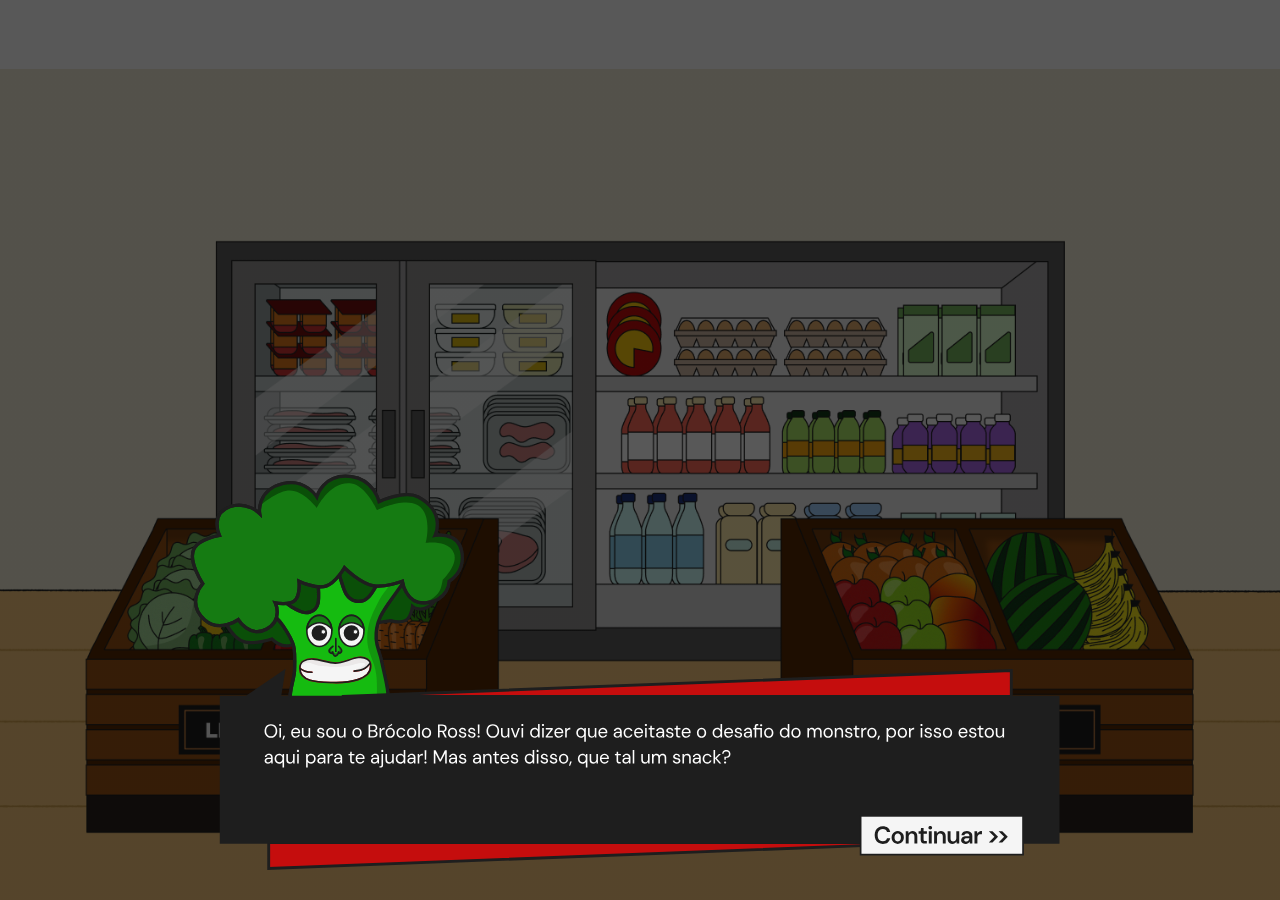
<file: market.html>
<!DOCTYPE html>
<html lang="pt">

<head>
    <meta charset="UTF-8">
    <title>Mercado - Escape from Disease</title>
    <link rel="stylesheet" href="assets/styles/style.css">
    <link rel="stylesheet" href="assets/styles/fonts.css">
    <link rel="stylesheet" href="assets/styles/mini_games.css">
    <style>
        body {
            margin: 0;
            padding: 0;
            overflow: hidden;
            background: linear-gradient(rgba(0, 0, 0, 0.3), rgba(0, 0, 0, 0.3)), url('assets/market/market.png');
            background-repeat: no-repeat;
            background-position: center bottom;
            background-size: 100% auto;
        }

        #game-container {
            width: 100vw;
            height: 100vh;
            position: relative;
            overflow: hidden;
            opacity: 0;
            transition: opacity 0.5s ease;
            background-color: #F0EBD7;
        }

        #game-container.visible {
            opacity: 1;
        }

        .overlay-screen {
            display: none;
            position: absolute;
            width: 50%;
            top: 50%;
            left: 50%;
            transform: translate(-50%, -50%);
            padding: 40px;
            border-radius: 15px;
            text-align: center;
            z-index: 100;
            border: none;
        }
    </style>
</head>

<body>
    <div id="orientation-overlay">
        <h3>Por favor, roda o teu telemóvel</h3>
        <p>Este jogo foi desenhado para ser jogado na horizontal.</p>
    </div>
    <div id="navbar">
        <img src="assets/general/voltar.svg" class="nav-icon" id="backBtn">
        <nav class="settings-nav">
            <div class="nav-content">
                <div class="utility-icons">
                    <a href="#" class="nav-item">
                        <img src="assets/general/sound.svg" class="icon-default">
                        <img src="assets/general/sound_hover.svg" class="icon-hover">
                    </a>
                    <a href="#" class="nav-item">
                        <img src="assets/general/music.svg" class="icon-default">
                        <img src="assets/general/music_hover.svg" class="icon-hover">
                    </a>
                </div>

                <div class="main-gear-wrapper">
                    <a href="#" class="nav-item">
                        <img src="assets/general/settings.svg" class="icon-default">
                        <img src="assets/general/settings_hover.svg" class="icon-hover">
                    </a>
                </div>
            </div>
        </nav>
    </div>

    <div id="dialogue-overlay">
        <div id="container-1" class="dialogue-wrapper">
            <img src="assets/dialogue/m-d-1.svg" class="dialogue-img">
            <img src="assets/general/continuar.svg" class="btn-svg" onclick="toSecondDialogue()">
        </div>
        <div id="container-2" class="dialogue-wrapper hidden">
            <img src="assets/dialogue/m-d-2.svg" class="dialogue-img">
            <img src="assets/general/jogar.svg" class="btn-svg" onclick="startGame()">
        </div>
    </div>

    <div id="game-container">

        <div id="ui-market">
            <div id="score-text">Goal: <span id="score">0</span> / 200</div>
            <div id="progress-wrapper">
                <div id="progress-fill"></div>
            </div>
        </div>

        <div class="overlay-screen" id="game-over-screen">
            <h3>Oh não, o monstro<br>da aterosclerose apanhou-te!</h3>
            <p>Comeste tanta gordura e açúcar que as tuas artérias ficaram completamente bloqueadas!</p>
            <button onclick="resetGame()">Tentar novamente</button>
        </div>

        <div id="cart"></div>
        <div id="floor"></div>
    </div>

    <div id="end-dialogue-overlay" class="dialogue-overlay hidden">
        <div id="end-container-1" class="dialogue-wrapper">
            <img src="assets/dialogue/m-d-3.svg" class="dialogue-img">
            <img src="assets/general/continuar.svg" class="btn-svg" onclick="toNextEndStep(1, 2)">
        </div>
        <div id="end-container-2" class="dialogue-wrapper hidden">
            <img src="assets/dialogue/m-d-4.svg" class="dialogue-img">
            <img src="assets/general/jogar.svg" class="btn-svg" onclick="concludeGame()">
        </div>
    </div>

    <div id="popup-quit" class="overlay-screen" style="display:none;">
        <div class="popup-content">
            <h3>Tens a certeza que queres sair??</h3>
            <p>Ao clicares em “Sair do jogo” as tuas respostas não serão guardadas!</p>
            <button id="stayBtn" class="quit-buttons" onclick="closeQuitPopup()"><img
                    src="assets/general/continuar_jogo.svg" alt=""></button>
            <button id="quitBtn" class="quit-buttons" onclick="confirmQuit()"><img src="assets/general/sair_jogo.svg"
                    alt=""></button>

        </div>
    </div>

    <script src="scripts/general.js"></script>
    <script>
        const healthyImages = ['Healthy_Brocolo.svg', 'Healthy_Banana.svg', 'Healthy_Agua.svg', 'Healthy_Cenoura.svg', 'Healthy_Leite.svg', 'Healthy_Maca.svg'];
        const junkImages = ['Junk_Refrigerante.svg', 'Junk_Hamburguer.svg', 'Junk_Chocolate.svg', 'Junk_Pizza.svg'];
        const cartImage = 'cart.svg';

        const container = document.getElementById('game-container');
        const cart = document.getElementById('cart');
        const scoreElement = document.getElementById('score');
        const progressFill = document.getElementById('progress-fill');
        const gameOverScreen = document.getElementById('game-over-screen');



        let score = 0;
        const targetScore = 200;
        let gameActive = false;
        let spawnInterval;

        cart.style.backgroundImage = `url('assets/market/${cartImage}')`;

        // Movement logic - Desktop and Mobile/tablet
        function moveCart(clientX) {
            if (!gameActive) return;
            const targetWidth = 220;
            let xPos = clientX - targetWidth / 2;
            xPos = Math.max(0, Math.min(xPos, window.innerWidth - targetWidth));

            cart.style.left = xPos + 'px';
        }

        container.addEventListener('mousemove', (e) => {
            moveCart(e.clientX);
        });

        container.addEventListener('touchmove', (e) => {
            e.preventDefault();

            const touch = e.touches[0];
            moveCart(touch.clientX);
        }, { passive: false });

        function initMiniGame() {
            gameActive = true;
            cart.classList.add('active');
            container.style.cursor = 'none';
            spawnInterval = setInterval(createItem, 900);
        }

        function updateUI() {
            scoreElement.innerText = score;
            const percentage = Math.max(0, Math.min((score / targetScore) * 100, 100));
            progressFill.style.width = percentage + '%';

            if (score >= targetScore) {
                document.getElementById('game-container').style.opacity = 0;
                endGame(openEndDialogue);
            } else if (score < 0) {
                endGame(gameOverScreen);
            }
        }

        function resetGame() {
            gameOverScreen.style.display = 'none';

            //Reset game variables
            score = 0;
            updateUI();
            const items = document.querySelectorAll('.item');
            items.forEach(item => item.remove());

            initMiniGame();
        }

        function endGame(screenToShow) {
            gameActive = false;
            clearInterval(spawnInterval);

            if (typeof screenToShow === "function") {
                screenToShow();
            } else {
                screenToShow.style.display = 'block';
            }

            container.style.cursor = 'default';
            cart.classList.remove('active');
        }

        function createItem() {
            if (!gameActive) return;

            const isHealthy = Math.random() > 0.4;
            const imgList = isHealthy ? healthyImages : junkImages;
            const randomImg = imgList[Math.floor(Math.random() * imgList.length)];

            const item = document.createElement('img');
            item.src = `assets/market/${randomImg}`;
            item.classList.add('item');

            const spawnRange = window.innerWidth - 90;
            item.style.left = Math.random() * spawnRange + 'px';
            item.style.top = '-100px';
            container.appendChild(item);

            let yPos = -100;
            const speed = 3 + Math.random() * 4;

            const fall = setInterval(() => {
                if (!gameActive) {
                    clearInterval(fall);
                    item.remove();
                    return;
                }

                yPos += speed;
                item.style.top = yPos + 'px';

                const cartRect = cart.getBoundingClientRect();
                const itemRect = item.getBoundingClientRect();

                // detect collision
                if (
                    itemRect.bottom >= cartRect.top + 20 &&
                    itemRect.left < cartRect.right - 20 &&
                    itemRect.right > cartRect.left + 20 &&
                    itemRect.top < cartRect.bottom - 20
                ) {
                    score = isHealthy ? score + 10 : score - 20;
                    updateUI();
                    clearInterval(fall);
                    item.remove();
                }

                if (yPos > window.innerHeight - 100) {
                    clearInterval(fall);
                    item.remove();
                }
            }, 20);
        }

        function concludeGame() {
            let progress = JSON.parse(localStorage.getItem('gameProgress')) || {};
            progress.market = true;
            localStorage.setItem('gameProgress', JSON.stringify(progress));
            window.location.href = 'home.html';
        }
    </script>
</body>

</html>
</file>
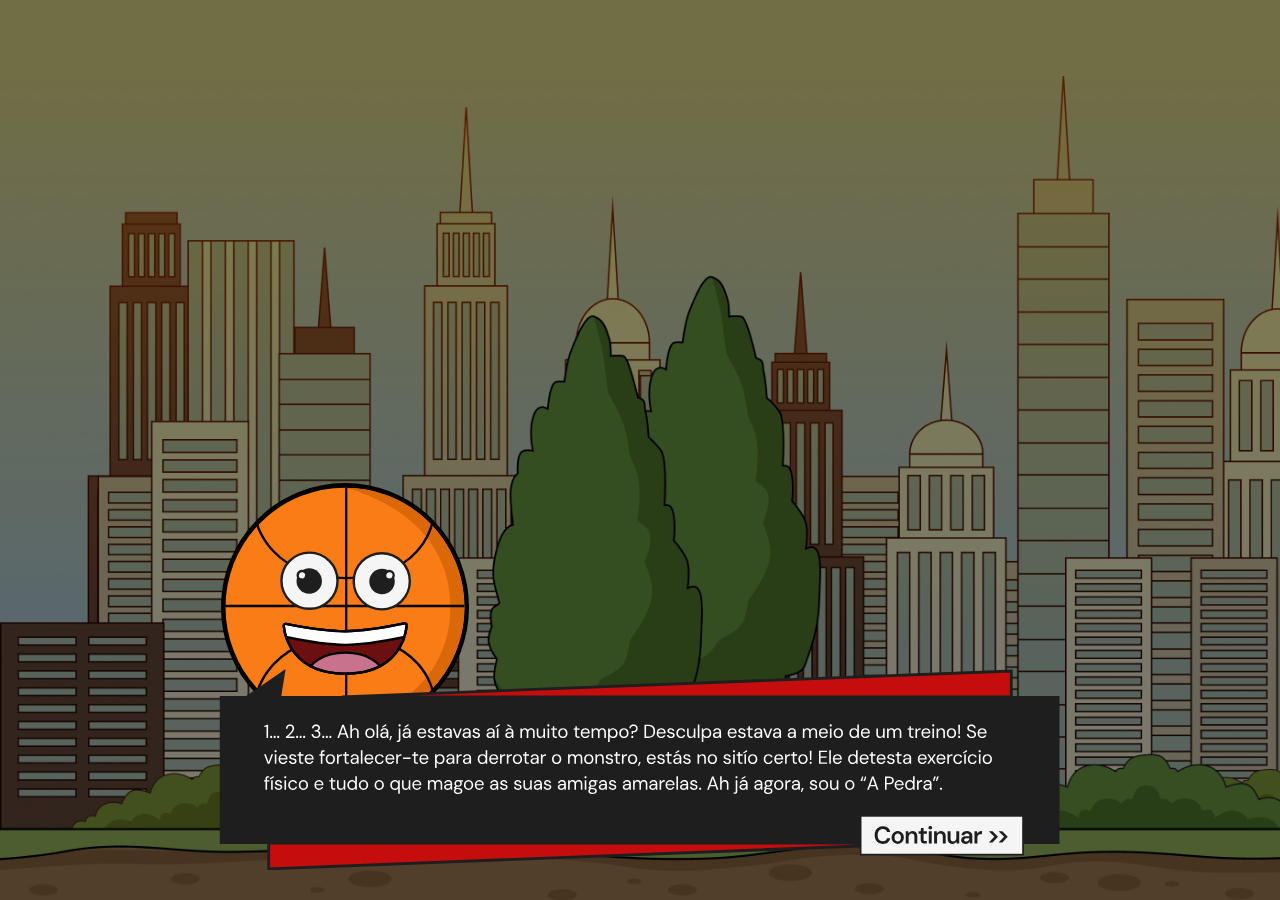
<file: park.html>
<!DOCTYPE html>
<html lang="pt">

<head>
    <meta charset="UTF-8">
    <title>Hospital - Escape from Disease</title>
    <link rel="stylesheet" href="assets/styles/style.css">
    <link rel="stylesheet" href="assets/styles/fonts.css">
    <link rel="stylesheet" href="assets/styles/mini_games.css">
    <style>
        body {
            margin: 0;
            padding: 0;
            overflow: hidden;
            background: url('assets/park/background_park.png');
            background-repeat: repeat-x;
            background-position: 0 bottom;
            background-size: auto 100%;
        }

        #game-container {
            position: relative;
            width: 100vw;
            height: 100vh;
            background: none;
            overflow: hidden;
            opacity: 0;
            transition: opacity 0.5s ease;
        }

        #game-container.visible {
            opacity: 1;
        }

        h3 {
            margin-bottom: 10px;
        }

        .overlay-screen {
            display: none;
            position: absolute;
            top: 50%;
            left: 50%;
            transform: translate(-50%, -50%);
            background: white;
            padding: 40px;
            border-radius: 15px;
            text-align: center;
            box-shadow: 0 0 40px rgba(0, 0, 0, 0.5);
            z-index: 100;
            width: 500px;
            border: 0px;
        }
    </style>
</head>

<body>
    <div id="navbar">
        <img src="assets/general/voltar.svg" class="nav-icon" id="backBtn">
        <nav class="settings-nav">
            <div class="nav-content">
                <div class="utility-icons">
                    <a href="#" class="nav-item">
                        <img src="assets/general/sound.svg" class="icon-default">
                        <img src="assets/general/sound_hover.svg" class="icon-hover">
                    </a>
                    <a href="#" class="nav-item">
                        <img src="assets/general/music.svg" class="icon-default">
                        <img src="assets/general/music_hover.svg" class="icon-hover">
                    </a>
                </div>

                <div class="main-gear-wrapper">
                    <a href="#" class="nav-item">
                        <img src="assets/general/settings.svg" class="icon-default">
                        <img src="assets/general/settings_hover.svg" class="icon-hover">
                    </a>
                </div>
            </div>
        </nav>
    </div>

    <div id="dialogue-overlay">
        <div id="container-1" class="dialogue-wrapper">
            <img src="assets/dialogue/p-d-1.svg" class="dialogue-img">
            <img src="assets/general/continuar.svg" class="btn-svg" onclick="toSecondDialogue()">
        </div>
        <div id="container-2" class="dialogue-wrapper hidden">
            <img src="assets/dialogue/p-d-2.svg" class="dialogue-img">
            <img src="assets/general/jogar.svg" class="btn-svg" onclick="startGame()">
        </div>
    </div>

    <div id="game-container">
        <div id="game-over-screen" class="overlay hidden">
            <h1 id="over-title">GAME OVER</h1>
            <button onclick="resetGame()" style="padding:10px 20px; cursor:pointer;">REPETIR</button>
        </div>

        <div id="runner-container">
            <div id="runner"></div>
        </div>

        <div id="ui-top">
            <div class="bar-container">
                DISTÂNCIA
                <div class="bar-bg">
                    <div id="level-progress"></div>
                </div>
            </div>

            <div id="ui-bottom">
                <h3>AJUSTA AQUI O RITMO</h3>
                <input type="range" id="speed-slider" min="7" max="64" value="30">
                <div class="bar-bg">
                    <div id="stagnation-bar"></div>
                </div>
                <div class="rhythm-timer">ALTERA O RITMO EM: <span id="timer-text">5.0</span>s</div>
            </div>
            <div id="rhythm-message" class="hidden"></div>
        </div>
    </div>

    <div id="end-dialogue-overlay" class="dialogue-overlay hidden">
        <div id="end-container-1" class="dialogue-wrapper">
            <img src="assets/dialogue/p-d-3.svg" class="dialogue-img">
            <img src="assets/general/continuar.svg" class="btn-svg" onclick="toNextEndStep(1, 2)">
        </div>
        <div id="end-container-2" class="dialogue-wrapper hidden">
            <img src="assets/dialogue/p-d-4.svg" class="dialogue-img">
            <img src="assets/general/jogar.svg" class="btn-svg" onclick="concludeGame()">
        </div>
    </div>

    <div id="popup-quit" class="overlay-screen" style="display:none;">
        <div class="popup-content">
            <h3>Tens a certeza que queres sair??</h3>
            <p>Ao clicares em “Sair do jogo” as tuas respostas não serão guardadas!</p>
            <button id="stayBtn" class="quit-buttons" onclick="closeQuitPopup()"><img
                    src="assets/general/continuar_jogo.svg" alt=""></button>
            <button id="quitBtn" class="quit-buttons" onclick="confirmQuit()"><img src="assets/general/sair_jogo.svg"
                    alt=""></button>

        </div>
    </div>

    <script src="scripts/general.js"></script>
    <script>
        let gameActive = false;
        let distance = 0;
        const goal = 5000;
        let timerToChange = 5.0;
        let lastSliderVal = 30;
        let bgPos = 0;

        let currentSmoothSpeed = 30;
        let targetSpeed = 30;

        const framePaths = [
            'assets/park/Runner1.png', 'assets/park/Runner2.png', 'assets/park/Runner3.png', 'assets/park/Runner4.png',
            'assets/park/Runner5.png', 'assets/park/Runner6.png', 'assets/park/Runner7.png', 'assets/park/Runner8.png'
        ];
        let currentFrame = 0;
        let lastFrameTime = 0;

        const runnerEl = document.getElementById('runner');
        const slider = document.getElementById('speed-slider');
        const levelBar = document.getElementById('level-progress');
        const stagBar = document.getElementById('stagnation-bar');
        const timerText = document.getElementById('timer-text');
        const overScreen = document.getElementById('game-over-screen');
        const messageEl = document.getElementById('rhythm-message');
        const messages = ["Boa!", "Mais rápido!", "Mantém o ritmo!", "Excelente!", "Cuidado!"];

        function initMiniGame() {
            gameActive = true;
            requestAnimationFrame(update);
        }

        //if player changes rythm a message appears
        function showRhythmFeedback() {
            const randomMsg = messages[Math.floor(Math.random() * messages.length)];
            messageEl.innerText = randomMsg;
            messageEl.classList.remove('hidden');
            setTimeout(() => {
                messageEl.classList.add('hidden');
            }, 1000);
        }

        slider.addEventListener('input', () => {
            const currentVal = parseInt(slider.value);
            if (Math.abs(currentVal - lastSliderVal) > 10) {
                showRhythmFeedback();
            }
        });

        function update(timestamp) {
            if (!gameActive) return;

            targetSpeed = parseInt(slider.value);
            currentSmoothSpeed += (targetSpeed - currentSmoothSpeed) * 0.1;

            // Moving Background
            bgPos -= currentSmoothSpeed * 0.2;
            document.body.style.backgroundPosition = `${bgPos}px bottom`;

            // Runner Animation
            let frameInterval = 200 - (currentSmoothSpeed * 2.2);
            if (timestamp - lastFrameTime > frameInterval) {
                runnerEl.style.backgroundImage = `url(${framePaths[currentFrame]})`;
                currentFrame = (currentFrame + 1) % framePaths.length;
                lastFrameTime = timestamp;
            }

            // Progress
            distance += currentSmoothSpeed * 0.1;
            levelBar.style.width = Math.min((distance / goal) * 100, 100) + '%';

            // tagnation Bar
            if (Math.abs(targetSpeed - lastSliderVal) > 4) {
                timerToChange = 5.0;
                lastSliderVal = targetSpeed;
            } else {
                timerToChange = Math.max(0, timerToChange - 0.016);
            }

            timerText.innerText = timerToChange.toFixed(1);
            stagBar.style.width = (timerToChange / 5 * 100) + '%';

            if (timerToChange <= 0) {
                endGame(overScreen);
            } else if (distance >= goal) {
                document.getElementById('game-container').style.display = 'none';
                endGame(openEndDialogue);
            } else {
                requestAnimationFrame(update);
            }
        }

        function resetGame() {
            overScreen.classList.add('hidden');
            overScreen.style.display = 'none';
            distance = 0;
            timerToChange = 5.0;
            lastSliderVal = 30;
            currentSmoothSpeed = 30;
            targetSpeed = 30;
            bgPos = 0;
            document.body.style.backgroundPosition = `0px bottom`;
            levelBar.style.width = '0%';
            stagBar.style.width = '100%';
            timerText.innerText = '5.0';
            slider.value = 30;
            initMiniGame();
        }

        function endGame(screenToShow) {
            gameActive = false;
            if (typeof screenToShow === "function") {
                screenToShow();
            } else {
                screenToShow.classList.remove('hidden');
                screenToShow.style.display = 'flex';
            }
        }

        function concludeGame() {
            let progress = JSON.parse(localStorage.getItem('gameProgress')) || {};
            const pageName = window.location.pathname.split("/").pop().split(".")[0];
            progress[pageName] = true;
            localStorage.setItem('gameProgress', JSON.stringify(progress));
            window.location.href = 'home.html';
        }    </script>
</body>

</html>
</file>
<file: assets/styles/style.css>
:root {
    --red-dark: #7B090B;
    --red-light: #C50D0D;
    --panel-bg: #1e1e1e;
    --white: #f5f5f5; 
    --nav-size: 40px;
    --expanded-width: 150px;
    --icon-size: 30px;
}

html,
body {
    height: 100%;
    margin: 0;
    overflow: hidden;
}

body {
    transition: background-color 10s cubic-bezier(.2, .9, .3, 1)
}

body.frame1 {
    background: var(--panel-bg)
}

body.frame2 {
    background: var(--white)
}

.stage {
    display: flex;
    align-items: center;
    justify-content: center;
    flex-direction: column;
    height: 100vh;
    width: 100vw;
    position: relative;
    z-index: 1;
}

.logo-wrap {
    opacity: 1;
    transition: opacity .55s ease, transform .55s ease;
    display: flex;
    align-items: center;
    justify-content: center;
    margin-bottom: 20px;
    transition: transform 0.8s cubic-bezier(.2, .9, .3, 1);
    z-index: 2;
}

.full_logo {
    width: 100%;
    max-width: 600px;
    height: auto;
    display: block;
    transform: scale(0.5);
    opacity: 0;
    transition: transform 1.2s cubic-bezier(0.34, 1.56, 0.64, 1), opacity 0.8s ease;
}

.body-ready .full_logo {
    transform: scale(1);
    opacity: 1;
}

.controls-visible .full_logo {
    opacity: 1;
    transform: scale(0.8);
}

.play-link {
    opacity: 0;
    pointer-events: none;
    position: absolute;
    left: 50%;
    top: 75%;

    transform: translateX(-50%) translateY(50px);

    transition: opacity 0.6s ease, transform 0.6s cubic-bezier(0.2, 0.9, 0.3, 1);
    z-index: 150;
    cursor: pointer;
}

.controls-visible .play-link {
    opacity: 1;
    pointer-events: auto;
    transform: translateX(-50%) translateY(0);
}

body.frame2 .logo {
    transform: scale(1)
}

.play-btn {
    width: 50%;
    background: var(--panel-bg);
    color: var(--white);
    padding: 20%;
    font-size: 28px;
    border-radius: 4px;
    border: 6px solid rgba(0, 0, 0, 0.15);
    box-shadow: 0 4px 0 rgba(0, 0, 0, 0.3);
    cursor: pointer
}

.play-image {
    transition: transform .32s cubic-bezier(.2, .9, .3, 1), filter .32s, opacity .45s;
}

.play-link:hover .play-image {
    opacity: 1;
    pointer-events: auto;
    transform: scale(1.05); 
    transition: transform 0.2s ease;
}

.controls-visible .top-right {
    opacity: 1;
    transform: none;
    transition: opacity .55s ease, transform .55s ease;
}

.controls-visible .play-link {
    opacity: 1;
    transform: translateX(-50%) translateY(0);
}

/* --------------- SETTINGS NAVIGATION --------------- */

.settings-nav {
    position: fixed;
    right: 20px;
    top: 20px;
    height: var(--nav-size);
    width: var(--nav-size);
    background-color: #1a1a1a;
    overflow: hidden;
    transition: all 0.4s cubic-bezier(0.4, 0, 0.2, 1);
    display: flex;
    justify-content: flex-end;
    z-index: 100;
}

.nav-content {
    display: flex;
    align-items: center;
    height: 100%;
    width: var(--expanded-width);
    position: absolute;
    right: 0;
}

.main-gear-wrapper {
    width: var(--nav-size);
    height: var(--nav-size);
    display: flex;
    align-items: center;
    justify-content: center;
    flex-shrink: 0;
}

.utility-icons {
    display: flex;
    gap: 20px;
    opacity: 0;
    transform: translateX(30px);
    transition: all 0.3s ease;
    flex-grow: 1;
    justify-content: flex-end;
}

/* Hover State */
.settings-nav:hover {
    width: var(--expanded-width);
    background-color: #f0f0f0;
}

.settings-nav:hover .utility-icons {
    opacity: 1;
    transform: translateX(0);
}

.nav-item {
    position: relative;
    width: var(--icon-size);
    height: var(--icon-size);
    display: block;
}

.nav-item img {
    width: 100%;
    height: 100%;
    transition: opacity 0.2s;
    position: absolute;
    top: 0;
    left: 0;
}

.icon-hover {
    opacity: 0;
}

.settings-nav:hover .icon-default {
    filter: brightness(0);
}

.nav-item:hover .icon-hover {
    opacity: 1;
}

.nav-item:hover .icon-default {
    opacity: 0 !important;
}


/* --------------- INTRO --------------- */

#viewport.hidden {
    display: none !important;
}

#viewport {
    background: var(--panel-bg);
    position: relative;
    width: 100vw;
    height: 100vh;
    display: flex;
    justify-content: center;
    align-items: center;
}

#narrative-screen {
    position: absolute;
    top: 0;
    left: 0;
    width: 100%;
    height: 100%;
    background: black;
    display: flex;
    justify-content: center;
    align-items: center;
    z-index: 100;
    transition: opacity 1.5s ease;
}

#narrative-text {
    color: white;
    font-size: 1.8rem;
    opacity: 0;
    transition: opacity 1s ease;
}

/* --- Smooth Page Transition Overlay --- */
#fade-overlay {
    position: fixed;
    inset: 0;
    background: black;
    z-index: 9999;
    pointer-events: none;
    opacity: 1;
    transition: opacity 0.8s ease-in-out;
}

#fade-overlay.fade-out {
    opacity: 0;
}

.person-layer {
    position: absolute;
    bottom: 0;
    width: 100%;
    height: 100%;
    object-fit: cover;
    object-position: center bottom;
    opacity: 0;
    transition: opacity 1.2s ease-in-out !important;
}

.person-layer.visible {
    opacity: 1;
}

.text-msg {
    width: 100%;
    max-width: 270px;
    opacity: 0;
    transition: opacity 0.8s ease-in-out;
    cursor: pointer;
}

.text-msg.show {
    opacity: 1;
}

.text-msg-hover {
        width: 100%;
    max-width: 270px;
    position: absolute;
    top: 0;
    right: 0;
    left: 0;
    bottom: 0;
    object-fit: contain;
    opacity: 0;
    transition: opacity .2s;
  }

  #notification-area:hover .text-msg-hover {
opacity: 1;
  }

.hidden {
    display: none !important;
}

.fade-out {
    opacity: 0 !important;
    transition: opacity 0.8s ease-in-out;
}

#notification-area {
    position: absolute;
    top: 60%;
    left: 50%;
    transform: translateX(-50%);
    width: 270px;
    display: flex;
    flex-direction: column;
    align-items: center;
    gap: 8px;
    z-index: 50;
    transition: opacity 0.5s ease;
}

.clickable {
    cursor: pointer;
}

#comecar-btn {
    position: absolute;
    bottom: 10%;
    right: 5%;
    cursor: pointer;
    z-index: 60;
    opacity: 0;
    display: none;
    transition: opacity 1s ease;
    width: 15vw;
    min-width: 120px;
    cursor: pointer;
}



/* --- DIALOGUE NO Mini games --- */

#dialogue-overlay {
    position: absolute;
    inset: 0;
    background: rgba(0, 0, 0, 0.5);
    z-index: 1000;
    opacity: 0;
    pointer-events: none;
    transition: opacity 0.5s ease;
    display: flex;
    justify-content: center;
}

#dialogue-overlay.active {
    opacity: 1;
    pointer-events: auto;
}

.dialogue-wrapper {
    position: absolute;
    bottom: 40px;
    display: flex;
    flex-direction: column;
    align-items: flex-end;
    width: 85vw;
    max-width: 95vw;
}

.dialogue-img {
    width: 100%;
    display: block;
}

.btn-svg {
    cursor: pointer;
    margin-top: -60px;
    margin-right: 14%;
    height: 50px;
    transition: transform 0.2s;
    z-index: 31;
}

.btn-svg:hover {
    cursor: pointer;
    transform: scale(1.05); 
}

 #end-dialogue-overlay {
     position: fixed;
     inset: 0;
     background: rgba(0, 0, 0, 0.5);
     z-index: 200 !important;
     display: flex;
     justify-content: center;
     align-items: center;
     opacity: 0;
     pointer-events: none;
     transition: opacity 0.5s ease;
 }
</file>
<file: assets/styles/fonts.css>
@import url('https://fonts.googleapis.com/css2?family=DM+Sans:wght@400;500;700&display=swap');

:root {
    --dm-sans: 'DM Sans', sans-serif;
}

html, body {
    font-family: var(--dm-sans);
}
</file>
<file: assets/styles/mini_games.css>
:root {
     --bg-color: #ede6d1;
     --floor-color: #6a6a6a;
     --red-dark: #7B090B;
     --red-medium: #A20E10;
     --red-light: #C50D0D;
     --panel-bg: #1e1e1e;
     --white: #f5f5f5;
     text-align: center;
 }

 #backBtn {
     cursor: pointer;
 }

 button {
     color: var(--panel-bg);
     border: none;
     padding: 15px 15px;
     font-size: 18px;
     border-radius: 8px;
     cursor: pointer;
     transition: transform 0.1s, background 0.2s;
     margin-top: 10px;
     font-size: 22px;
     font-weight: 400;
     letter-spacing: 0;
 }

 button:hover {
     transform: scale(1.05);
 }

 .overlay {
     position: absolute;
     inset: 0;
     background: rgba(0, 0, 0, 0.5);
     z-index: 100;
     display: flex;
     flex-direction: column;
     justify-content: center;
     align-items: center;
     color: white;
     text-align: center;
 }


 /* NAVBAR */
 #navbar {
     position: fixed;
     top: -100px;
     width: 100%;
     height: 40px;
     transition: top 0.5s ease;
     z-index: 50;
     background: var(--panel-bg);
     padding: 10px 20px;
     display: flex;
     justify-content: space-between;
     align-items: center;

 }

 .settings-nav {
     position: relative;
     top: 0;
     right: 40px;
 }

 #navbar.active {
     top: 0;

 }


 /* POPUP QUIT */
 #popup-quit {
     background: var(--white);
     border-radius: 30px;
     padding: 40px;
     width: 30%;
     text-align: center;
 }

 .quit-buttons {
     display: flex;
     justify-content: center;
     gap: 20px;
     width: 70%;
 }

 .quit-btn-img {
     cursor: pointer;
     transition: transform 0.2s ease;
     width: 70%;
 }

 button.quit-buttons {
     background: none;
     margin: 0;
     padding: 0;
 }

 h3 {
     margin: 0;
     font-size: 32px;
     line-height: 38px;
     font-weight: 600;
     letter-spacing: -2px;
     color: var(--white);
 }

 p {
     font-size: 22px;
     line-height: 28px;
     font-weight: 400;
     letter-spacing: -1px;
     color: var(--white);
 }


 .overlay-screen {
     display: none;
     position: absolute;
     top: 50%;
     left: 50%;
     transform: translate(-50%, -50%);
     background: var(--panel-bg);
     padding: 40px;
     border-radius: 15px;
     text-align: center;
     box-shadow: 0 0 40px rgba(0, 0, 0, 0.5);
     z-index: 100;
     border: 5px solid #7B090B;
 }

 #game-over-screen {
     display: none;
     width: 450px;
     height: fit-content;
     flex-direction: column;
     justify-content: center;
     align-items: center;
     border: 5px solid var(--red-light);
 }

 #game-over-screen h3 {
     margin-bottom: 10px;
     font-weight: 800;
 }

 #game-over-screen button {
     width: 100%;
     background-color: var(--white);
     color: var(--panel-bg);
     font-size: 22px;
     line-height: 28px;
     font-weight: 400;
     letter-spacing: -1px;
     color: var(--panel-bg);
 }

 #win-screen {
     display: none;
 }

 /* HORIZONTAL ON MOBILE AND TABLET */
 #orientation-overlay {
     display: none;
     position: fixed;
     inset: 0;
     background: var(--panel-bg);
     color: var(--white);
     z-index: 99999;
     flex-direction: column;
     justify-content: center;
     align-items: center;
     text-align: center;
 }

 @media screen and (max-width: 1000px) and (orientation: portrait) {
     #orientation-overlay {
         display: flex !important;
     }

     #game-container,
     #navbar,
     #dialogue-overlay {
         display: none !important;
     }
 }


 /* CROSSWORD HELP */

 .help {
     text-align: right;
 }

 #openPopup {
     background-color: #FACB0F;
     border: 2px solid var(--panel-bg);
     color: var(--panel-bg);
     margin-top: 0px;
     font-weight: 600;
     padding: 10px 15px;
 }

 .popup-card {
     position: absolute;
     top: 50%;
     left: 50%;
     transform: translate(-50%, -50%);
     background-color: var(--white);
     width: 30%;
     padding: 30px;
     border-radius: 25px;
 }

 .popup-header {
     display: flex;
     justify-content: space-between;
     align-items: center;
     margin-bottom: 20px;
 }

 .popup-header h2 {
     margin: 0;
     font-size: 2rem;
     font-weight: bold;
     color: var(--panel-bg);
 }

 .close-btn {
     background-color: var(--red-medium);
     border: 2px solid var(--panel-bg);
     color: var(--white);
     font-size: 24px;
     width: 35px;
     height: 35px;
     border-radius: 5px;
     cursor: pointer;
     display: flex;
     align-items: center;
     justify-content: center;
     line-height: 0;
 }

 .popup-body img {
     width: 100%;
     height: auto;
     display: block;
 }


 /* CROSSWORD GAME*/

 .container {
     display: flex;
     flex-direction: row;
     gap: 30px;
     align-items: flex-start;
 }



 .grid {
     display: grid;
     grid-template-columns: repeat(11, 38px);
     grid-template-rows: repeat(13, 38px);
     gap: 4px;
 }

 .cell {
     position: relative;
     background: var(--white);
     border-radius: 8px;
     border: 1px solid var(--panel-bg);
     text-align: center;
     font-size: 18px;
     font-weight: 700;
     line-height: 38px;
     cursor: pointer;
     user-select: none;
     transition: all .15s ease;
 }

 .cell.block {
     background: transparent;
     border: none;
     pointer-events: none;
 }

 .cell.word-selected {
     background: #FFCACA;
 }

 .cell.selected {
     border: 1px solid var(--red-dark);
     box-shadow: 0 0 0 2px #E77B7B;
 }

 .cell.correct {
     background: #CAE77B !important;
     border-color: #84A20E !important;
     color: var(--panel-bg) !important;
 }

 .number {
     position: absolute;
     top: 2px;
     left: 4px;
     font-size: 10px;
     color: var(--panel-bg);
     line-height: 1;
 }

 .clues-container {
     width: 410px;
     padding-left: 10px;
 }

 .clue-section {
     display: block;
 }

 .clues-main-title {
     font-size: 25px;
     color: var(--red-medium);
     margin: 0 0 15px 0;
 }

 .clue-text {
     background-color: #E5E5E5;
     font-size: 14px;
     margin: 5px 0;
     cursor: pointer;
     padding: 10px;
     margin-bottom: 14px;
     border-radius: 8px;

 }

 .clue-text:hover {
     color: var(--panel-bg);
     border: 2px solid var(--red-medium);
     background-color: var(--white);

 }

 .clue-text.active-clue {
     color: var(--panel-bg);
     border: 2px solid var(--red-medium);
     background-color: var(--white);
 }

 .status-panel {
     padding: 0;
     text-align: center;
     transition: all 0.4s ease;
 }

 .conclude-btn {
     margin-top: 12px;
     width: 100%;
     padding: 10px;
     border-radius: 8px;
     border: none;
     font-weight: bold;
     cursor: pointer;
     transition: background 0.3s;
 }

 .conclude-btn.disabled {
     background-color: #d1d5db;
     color: #9ca3af;
     cursor: not-allowed;
 }

 .status-panel.success .conclude-btn {
     background: #CAE77B !important;
     border: 1px solid #84A20E !important;
     color: var(--panel-bg) !important;
 }


 /* MARKET */
 #floor {
     position: absolute;
     bottom: 0;
     width: 100%;
     height: 90px;
     background-color: var(--floor-color);
     z-index: 1;
 }

 #ui-market {
     position: absolute;
     top: 15%;
     left: 50%;
     transform: translateX(-50%);
     text-align: center;
     z-index: 10;
     width: 400px;
     color: white;
     background-color: none;
     z-index: 20;
 }

 #score-text {
     font-size: 24px;
     font-weight: bold;
     color: #444;
     margin-bottom: 10px;
 }

 #progress-wrapper {
     width: 100%;
     height: 20px;
     background-color: none;
     border-radius: 10px;
     overflow: hidden;
     border: 2px solid var(--panel-bg);
 }

 #progress-fill {
     width: 0%;
     height: 100%;
     background-color: var(--panel-bg);
     transition: width 0.3s ease;
 }


 #cart {
     width: 0px;
     height: 300px;
     position: absolute;
     bottom: 60px;
     z-index: 5;
     background-size: contain;
     background-repeat: no-repeat;
     background-position: center;
     pointer-events: none;
     opacity: 0;
     transition: width 0.6s cubic-bezier(0.175, 0.885, 0.32, 1.275), opacity 0.3s ease;
 }

 #cart.active {
     width: 220px;
     opacity: 1;
 }

 .item {
     position: absolute;
     max-width: 80px;
     max-height: 110px;
     object-fit: contain;
     z-index: 4;
 }



 /* PARK */
 .layer {
     position: absolute;
     bottom: 0;
     left: 0;
     width: 200%;
     height: 500px;
     background-repeat: repeat-x;
     background-position: bottom;
     will-change: transform;
 }

 #runner-container {
     position: absolute;
     bottom: 50px;
     left: 50%;
     transform: translateX(-50%);
     z-index: 10;
 }

 #runner {
     width: 200px;
     height: 300px;
     background-size: contain;
     background-repeat: no-repeat;
     background-position: center;
 }

 #ui-top {
     position: absolute;
     top: 10%;
     width: 100%;
     display: flex;
     flex-direction: column;
     /* Stacks the progress bar and slider */
     align-items: center;
     /* Centers both horizontally */
     gap: 20px;
     /* Adds space between the bar and the slider */
     z-index: 50;
 }

 .bar-container {
     width: 390px;
     text-align: center;
     font-weight: bold;
     color: var(--white);
 }

 .bar-bg {
     width: 100%;
     height: 15px;
     background: none;
     border-radius: 15px;
     border: 2px solid var(--white);
     overflow: hidden;
     margin-top: 5px;
 }

 #speech-bubble {
     position: absolute;
     bottom: 320px;
     left: 50%;
     transform: translateX(-50%);
     background: white;
     padding: 12px 18px;
     border-radius: 18px;
     box-shadow: 0 8px 20px rgba(0, 0, 0, 0.15);
     width: 220px;
     font-size: 14px;
     font-weight: bold;
     color: #333;
     text-align: center;
     display: none;
     z-index: 20;
 }

 #level-progress {
     height: 100%;
     width: 0%;
     background: var(--white);
 }

 #ui-bottom {
     width: 350px;
     background: rgba(255, 255, 255, 0.95);
     padding: 15px 20px;
     border-radius: 25px;
     display: flex;
     flex-direction: column;
     align-items: center;
     gap: 5px;
 }

 #ui-bottom .bar-bg {
     width: 100% !important;
     /* Forces it to match the slider/container width */
     height: 10px;
     border: none;
     background: #ddd;
     margin-top: 5px;
     border-radius: 5px;
     overflow: hidden;
     /* Ensures the inner bar stays rounded */
 }

 .rhythm-timer {
     font-size: 12px;
     font-weight: bold;
     color: var(--red-light);
     margin-top: 10px;
 }

 #stagnation-bar {
     width: 100%;
     height: 100%;
     background: var(--red-light);
     border-radius: 5px;
     transition: width 0.1s linear;
 }

 #speed-slider {
     width: 100%;
     margin-bottom: 20px;
     cursor: pointer;
 }

 /* Removes default Chrome styling */
 #speed-slider::-webkit-slider-thumb {
     -webkit-appearance: none;
     appearance: none;
     width: 20px;
     height: 20px;
     background: var(--red-light);
     border-radius: 50%;
     cursor: pointer;
     border: 2px solid #7B090B;
     margin-top: -5px;
 }

 #speed-slider::-webkit-slider-runnable-track {
     width: 100%;
     height: 10px;
     cursor: pointer;
     background: #ddd;
     border-radius: 5px;
 }

 #speed-slider {
     -webkit-appearance: none;
     appearance: none;
     width: 100%;
     background: transparent;
 }

 #rhythm-message {
     transition: opacity 0.3s ease, transform 0.3s ease;
     text-transform: uppercase;
     color: var(--white);
     font-weight: bold;
     height: 20px;
     margin-bottom: 5px;
 }

 #rhythm-message.hidden {
     opacity: 0;
     transform: translateY(10px);
     display: block !important;
 }

 #rhythm-message:not(.hidden) {
     opacity: 1;
     transform: translateY(0);
 }


 /* ARCADE */

 #gameCanvas {
     display: block;
     width: 100%;
     height: 100%;
     cursor: crosshair;
 }

 .screen {
     position: absolute;
     top: 40%;
     left: 50%;
     transform: translate(-50%, -50%);
     z-index: 100;
     text-align: center;
     width: 80%;
     display: none;
     flex-direction: column;
     align-items: center;
 }
 .btn-start .arrow {
    margin: 0 15px;
    opacity: 0; 
    transition: opacity 0.2s ease;
}

.btn-start:hover .arrow {
    opacity: 1;
}

 .screen h1 {
     font-size: 48px;
     margin-bottom: 20px;
     color: var(--white);
 }

 .screen p {
     font-size: 16px;
     margin-bottom: 40px;
     width: 500px;
 }

 .btn-start {
     background: none;
     border: none;
     font-family: inherit;
     font-size: 24px;
     cursor: pointer;
     display: flex;
     align-items: center;
     transition: transform 0.2s;
     color: white;
 }

 .btn-start:hover {
     transform: scale(1.1);
 }

 .btn-start .arrow {
     margin: 0 15px;
 }

 h1 {
     font-size: 48px;
     margin-top: 80px;
     margin-bottom: 50px;
 }

 #progress-container-arcade {
     position: absolute;
     top: 40px;
     left: 50%;
     transform: translateX(-50%);
     width: 300px;
     height: 10px;
     background: none;
     border: 1px solid var(--white);
     z-index: 50;
 }

 #arcade-timer-bar {
     width: 100%;
     height: 100%;
     background: white;
 }

 .btn-svg {
     width: 180px;
     cursor: pointer;
     transition: 0.2s;
 }

 /* Prevent stretching of all game icons and assets */
 .dialogue-img,
 .btn-svg,
 .nav-icon,
 #gameCanvas {
     object-fit: contain;
 }


 /* HOUSE */

 #game-top-half {
     flex: 1;
     position: relative;
     background: #a8d8ff;
     overflow: hidden;
     display: block;
 }

 #sleep-scene {
     flex: 1;
     width: 100%;
     background-size: cover;
     background-position: center;
     background-repeat: no-repeat;
     display: flex;
     justify-content: center;
     align-items: flex-end;
     transition: flex 0.5s ease-in-out;
     background-color: #0E1B2D;
 }

 #kidImg {
     max-height: 80%;
     width: auto;
     display: block;
 }

 .sky-animate {
     animation: dayNightCycle 30s linear forwards;
 }

 @keyframes dayNightCycle {
     0% {
         background: #a8d8ff;
     }

     25% {
         background: #4a90e2;
     }

     50% {
         background: #0E1B2D;
     }

     75% {
         background: #4a90e2;
     }

     100% {
         background: #a8d8ff;
     }
 }

 .ground-container {
     position: absolute;
     bottom: 0;
     left: 0;
     width: 100%;
     height: 90px;
     z-index: 5;
 }

 .ground {
     width: 100%;
     height: 100%;
     object-fit: cover;
 }

 #sheep {
     position: absolute;
     left: 20%;
     width: 140px;
     height: 90px;
     z-index: 10;
 }

 #sheep img {
     display: block;
     width: 100%;
     height: 100%;
     object-fit: contain;
 }

 .obstacle {
     position: absolute;
     height: 50px;
     z-index: 2;
     bottom: 80px;
 }

 #progress-container-house {
     position: absolute;
     top: 20px;
     left: 50%;
     transform: translateX(-50%);
     width: 200px;
     height: 10px;
     background: none;
     border: 1.5px solid var(--white);
     border-radius: 15px;
     z-index: 20;
     overflow: hidden;
 }

 #progress-bar {
     height: 100%;
     background: var(--white);
     width: 0%;
 }
</file>
<file: assets/styles/home.css>
:root {
     --red-dark: #7B090B;
     --red-light: #C50D0D;
     --panel-bg: #1e1e1e;
     --white: #f5f5f5;
 }

 body,
 html {
     margin: 0;
     padding: 0;
     width: 100%;
     height: 100%;
     overflow: hidden;
 }

 body.game-theme {
     background-color: #99ccff !important;
     transition: background-color 1s ease-in-out;
 }

 .hidden {
     display: none !important;
 }

 .stage {
     position: relative;
     width: 100vw;
     height: 100vh;
     display: flex;
     flex-direction: column;
     align-items: center;
     justify-content: flex-end;
     overflow: hidden;
 }

 /* 1. LOGO */
 .logo {
     position: absolute;
     top: 20px;
     transform: scale(0);
     width: 140px;
     z-index: 10;
     transition: transform 0.5s cubic-bezier(0.175, 0.885, 0.32, 1.275) 0.8s;
 }

 .active .logo {
     transform: scale(1);
 }

 /* 2. BUILDINGS */
 .building-row {
     display: flex;
     align-items: flex-end;
     justify-content: center;
     width: 90%;
     max-width: 1500px;
     z-index: 5;
     margin-bottom: -3px;
 }

 .building-wrapper {
     transition: transform 0.6s cubic-bezier(0.34, 1.56, 0.64, 1);
     transform: translateY(100vh);
 }

 .building {
     width: 100%;
     height: auto;
     display: block;
 }


 .level-btn {
     position: absolute;
     top: 50%;
     left: 50%;
     transform: translate(-50%, -50%) scale(0.9);
     cursor: pointer;
     opacity: 0;
     transition: all 0.3s ease;
     z-index: 15;
     pointer-events: none;

     background: none;
     border: none;
     padding: 0;
     outline: none;
     box-shadow: none;
 }

 .level-btn .img-hover {
     display: none;
 }

 
 .level-btn:hover .img-default {
     display: none;
 }

 .level-btn:hover .img-hover {
     display: block;
 }


 .level-btn img {
     display: block;
     width: 150px;
     height: auto;
 }

 .active .building-wrapper {
     transform: translateY(0);
 }

 /* Waterfall Delays */
 .active .b1 {
     transition-delay: 0.0s;
 }

 .active .b2 {
     transition-delay: 0.08s;
 }

 .active .b3 {
     transition-delay: 0.16s;
 }

 .active .b4 {
     transition-delay: 0.24s;
 }

 .active .b5 {
     transition-delay: 0.32s;
 }

 /* HOVER INTERACTION */
 .hover-ready .building-wrapper {
     pointer-events: auto;
 }

 .hover-ready .building-wrapper:hover {
     transform: translateY(-15px) scale(1);
     z-index: 10;
 }

 .hover-ready .building-wrapper:hover .level-btn {
     opacity: 1;
     transform: translate(-50%, -50%) scale(1);
     pointer-events: auto;
 }


 .w-hospital {
     width: 25vw;
     max-width: 400px;
 }

 .w-market {
     width: 20vw;
     max-width: 280px;
 }

 .w-park {
     width: 15vw;
     max-width: 280px;
 }

 .w-arcade {
     width: 20vw;
     max-width: 280px;
 }

 .w-house {
     width: 20vw;
     max-width: 315px;
 }

 .w-final {
     width: 22vw;
     max-width: 350px;
 }


 .ground-container {
     width: 100%;
     flex-grow: 1;
  
     max-height: 10vh;
     position: relative;
     z-index: 2;
     display: flex;
     justify-content: center;
 }

 .ground {
     width: 100%;
     height: 100%;
     object-fit: cover;
     object-position: top;
 }

 .active .ground-container {
     transform: translateY(0);
 }

 .building-wrapper.completed {
     filter: grayscale(100%) !important;
     opacity: 0.6 !important;
     pointer-events: none !important;
     cursor: default;
 }

 .building-wrapper.completed .level-btn {
     display: none !important;
 }

 .final-btn {
     position: fixed;
     bottom: 30px;
     right: 30px;
     padding: 15px 30px;
     background-color: #facc15;
     color: #7b090b;
     border: 4px solid #7b090b;
     border-radius: 50px;
     font-size: 20px;
     font-weight: bold;
     cursor: pointer;
     z-index: 100;
     box-shadow: 0 0 20px rgba(250, 204, 21, 0.5);
     transition: transform 0.3s, background-color 0.3s;
 }

 .final-btn:hover {
     transform: scale(1.1);
     background-color: #fef08a;
 }

 .final-btn.hidden {
     display: none !important;
 }
</file>
